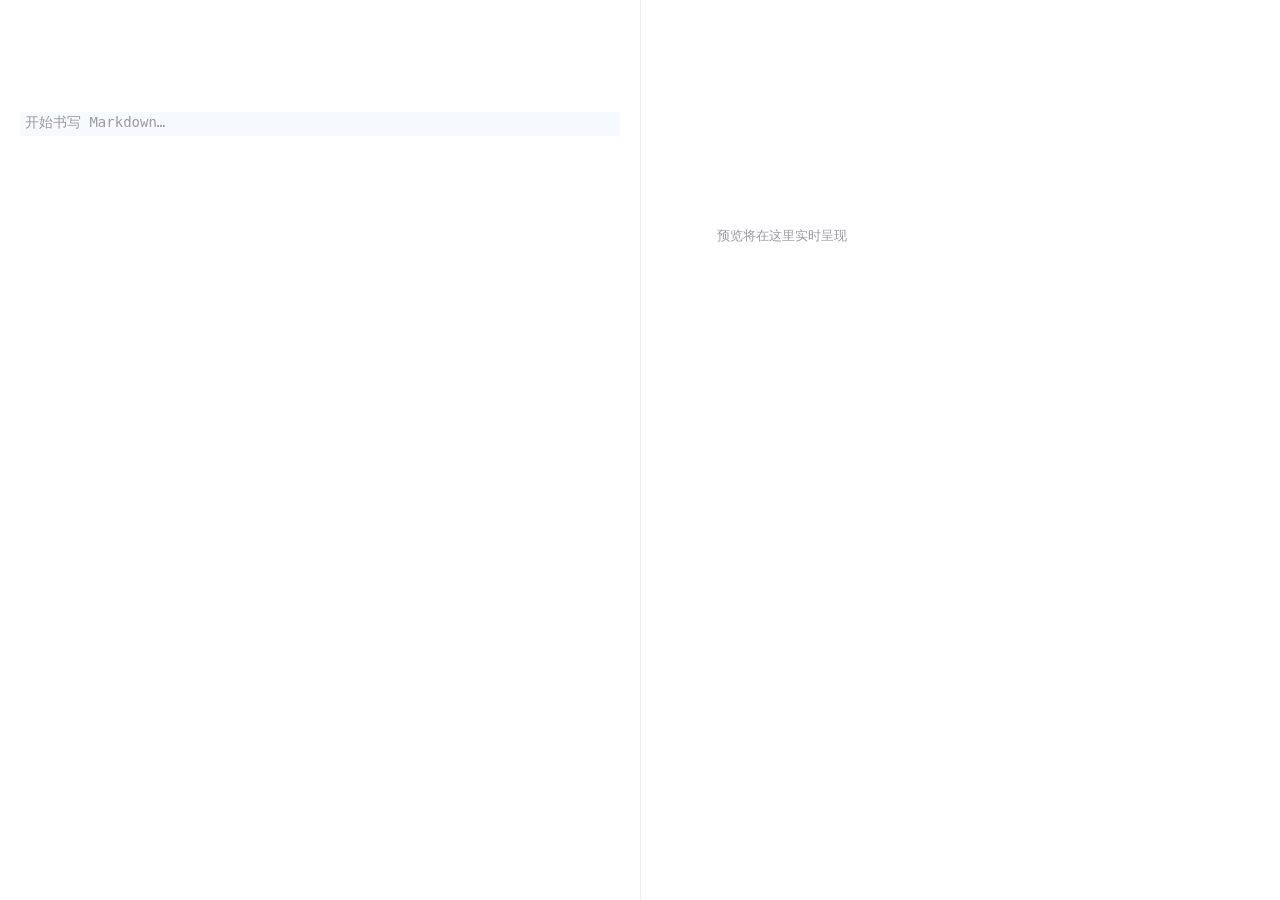
<file: Sources/iMarkDown/Resources/Web/index.html>
<!doctype html>
<html lang="zh-CN" data-appearance="light" data-preview="github">
<head>
  <meta charset="utf-8">
  <meta name="viewport" content="width=device-width, initial-scale=1">
  <meta name="color-scheme" content="light dark">
  <meta http-equiv="Content-Security-Policy" content="default-src 'none'; script-src 'self'; style-src 'self' 'unsafe-inline'; img-src imarkdown: https: http: data:; font-src 'self'; base-uri 'none'; form-action 'none'; object-src 'none'; frame-src 'none'; connect-src 'none'">
  <title>iMarkDown Editor</title>
  <!-- 外观由 app.js 与原生配置设置；不允许 Markdown 执行内联脚本。 -->

  <link rel="stylesheet" href="vendor/codemirror/codemirror.min.css">
  <link rel="stylesheet" href="vendor/codemirror/addon/simplescrollbars.min.css">
  <link rel="stylesheet" href="vendor/github-markdown/github-markdown.css">
  <link rel="stylesheet" href="vendor/highlight/github.min.css" id="hljs-light">
  <link rel="stylesheet" href="vendor/highlight/github-dark.min.css" id="hljs-dark" disabled>
  <link rel="stylesheet" href="css/preview.css">
  <link rel="stylesheet" href="css/editor.css">
</head>
<body>
  <div id="workspace" class="mode-split">
    <section class="pane pane-source">
      <div class="editor-host">
        <textarea id="source" aria-label="Markdown 源码"></textarea>
        <div id="source-placeholder" aria-hidden="true">开始书写 Markdown…</div>
      </div>
    </section>

    <div class="split-divider" aria-hidden="true"></div>

    <section class="pane pane-preview">
      <div class="preview-scroll" id="preview-scroll">
        <article id="preview" class="markdown-body"></article>
      </div>
    </section>
  </div>

  <!-- 与滚动正文在同一个 WebKit 合成树内；不属于文档或导出内容。 -->
  <div id="chrome-backdrop" aria-hidden="true" hidden></div>

  <div id="find-bar" class="find-bar" hidden>
    <div class="find-row">
      <input id="find-input" aria-label="查找文本" type="text" placeholder="查找" autocomplete="off" spellcheck="false">
      <span id="find-count" class="find-count">0/0</span>
      <button type="button" data-find="case" title="区分大小写">Aa</button>
      <button type="button" data-find="regex" title="正则表达式">.*</button>
      <button type="button" data-find="prev" title="上一个 (⇧⌘G)">↑</button>
      <button type="button" data-find="next" title="下一个 (⌘G)">↓</button>
      <button type="button" data-find="close" title="关闭 (Esc)">✕</button>
    </div>
    <div class="find-row">
      <input id="replace-input" aria-label="替换文本" type="text" placeholder="替换为" autocomplete="off" spellcheck="false">
      <button type="button" data-find="replace">替换</button>
      <button type="button" data-find="replace-all">全部替换</button>
    </div>
  </div>

  <script src="vendor/codemirror/codemirror.min.js"></script>
  <script src="vendor/codemirror/mode/xml.min.js"></script>
  <script src="vendor/codemirror/mode/javascript.min.js"></script>
  <script src="vendor/codemirror/mode/css.min.js"></script>
  <script src="vendor/codemirror/mode/yaml.min.js"></script>
  <script src="vendor/codemirror/mode/clike.min.js"></script>
  <script src="vendor/codemirror/mode/markdown.min.js"></script>
  <script src="vendor/codemirror/addon/closebrackets.min.js"></script>
  <script src="vendor/codemirror/addon/matchbrackets.min.js"></script>
  <script src="vendor/codemirror/addon/active-line.min.js"></script>
  <script src="vendor/marked.min.js"></script>
  <script src="vendor/purify.min.js"></script>
  <script src="vendor/highlight/highlight.min.js"></script>
  <script src="js/app.js"></script>
</body>
</html>
</file>
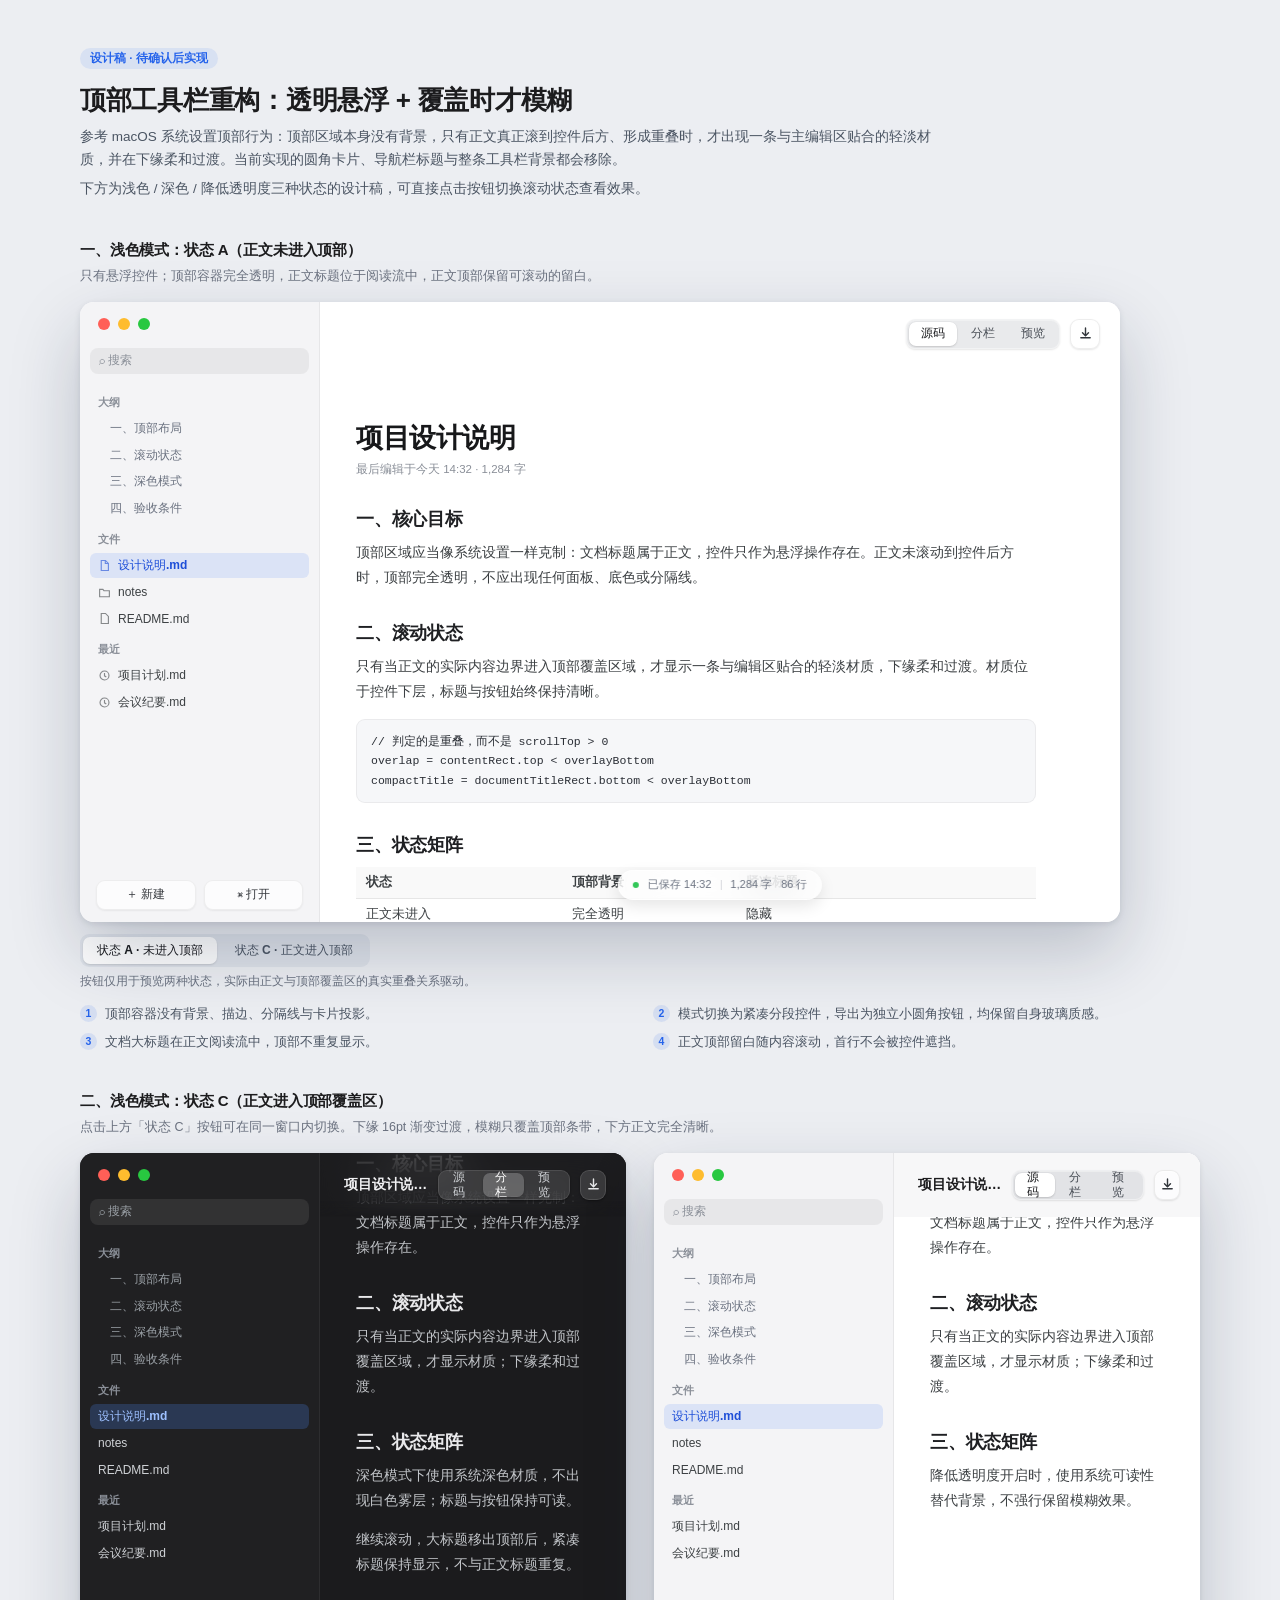
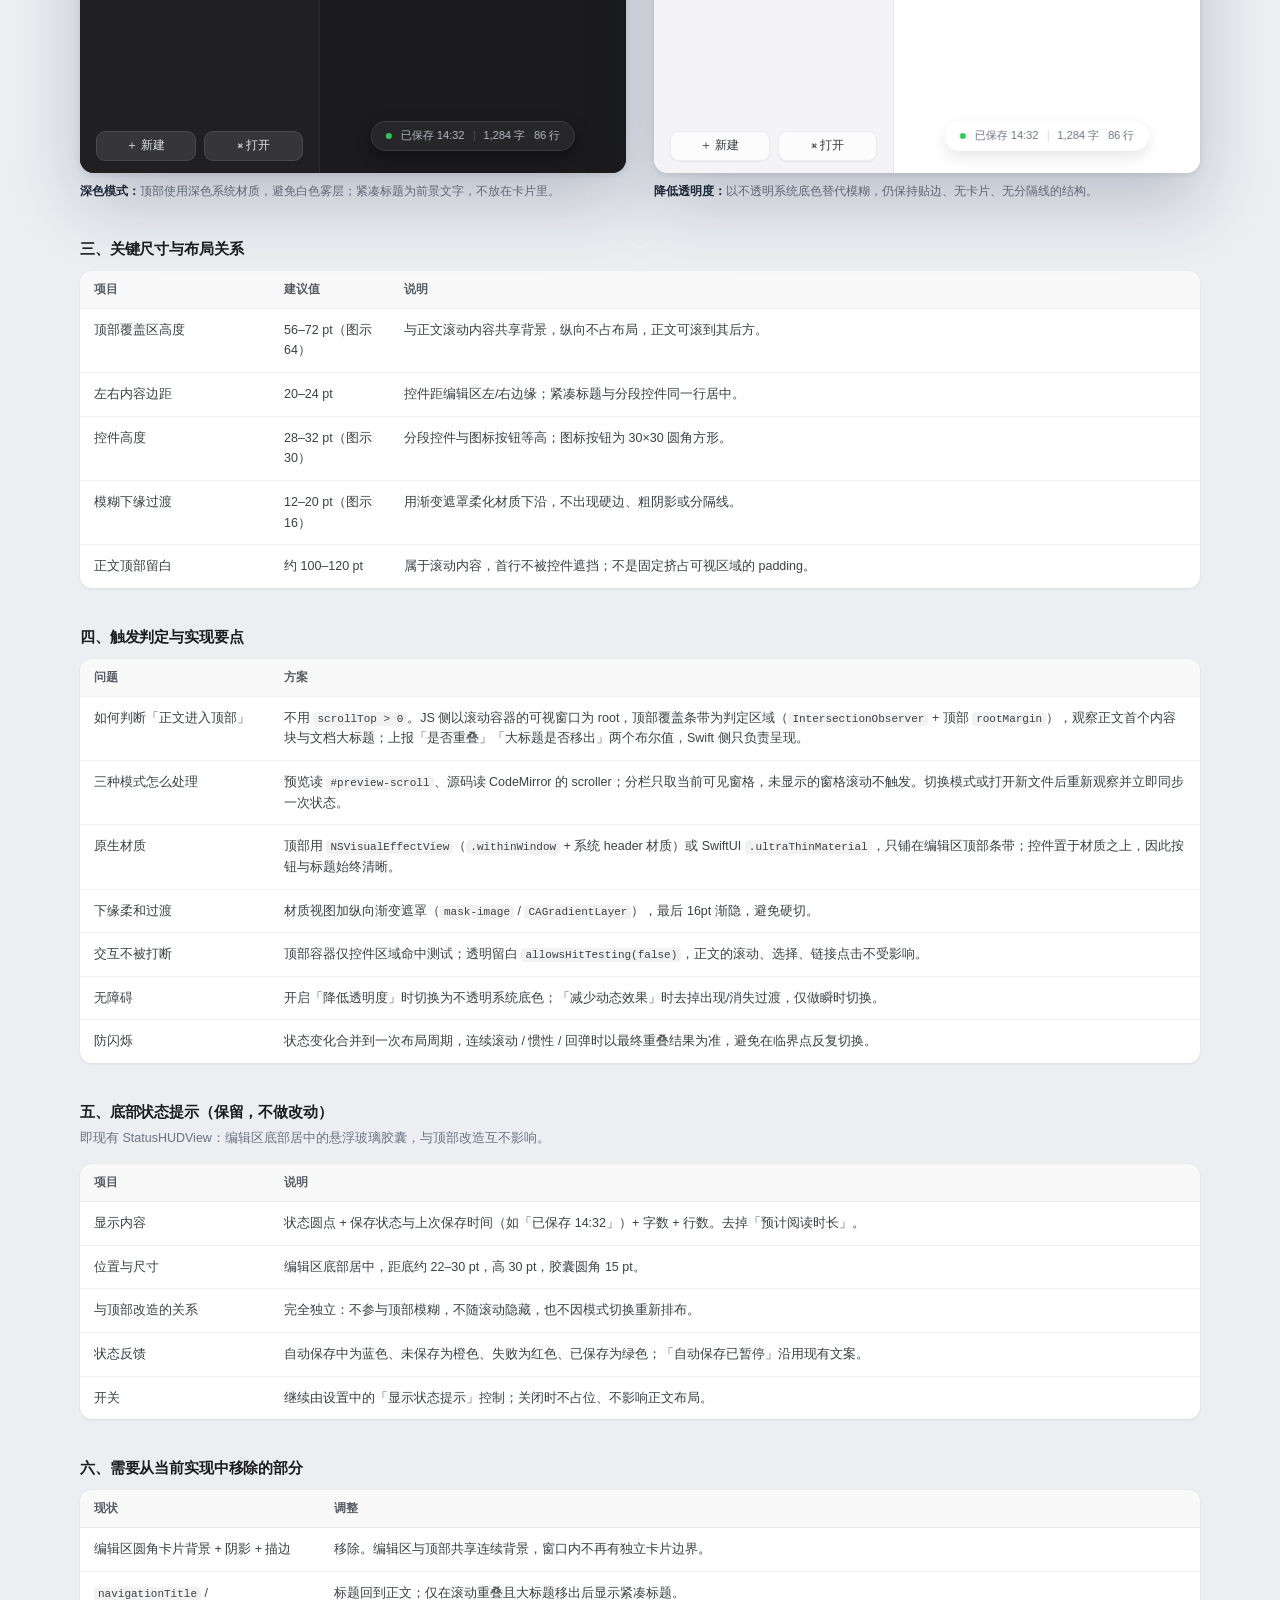
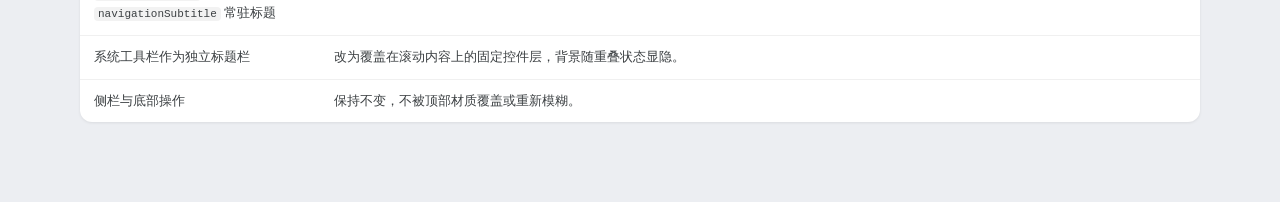
<file: design/topbar-redesign.html>
<!DOCTYPE html>
<html lang="zh-CN">
<head>
<meta charset="UTF-8" />
<meta name="viewport" content="width=device-width, initial-scale=1" />
<title>iMarkDown 顶部工具栏重构 · 设计稿</title>
<style>
  :root {
    --page-bg: #eceef2;
    --page-fg: #1c1c1e;
    --muted: #6b7280;
    --line: rgba(0, 0, 0, 0.08);
    --accent: #2f6bf2;
    --mono: ui-monospace, "SF Mono", Menlo, monospace;
  }
  * { box-sizing: border-box; }
  html, body { margin: 0; padding: 0; }
  body {
    background: var(--page-bg);
    color: var(--page-fg);
    font-family: -apple-system, BlinkMacSystemFont, "SF Pro Text", "PingFang SC", "Helvetica Neue", Arial, sans-serif;
    -webkit-font-smoothing: antialiased;
    padding: 48px 40px 80px;
  }
  .doc { max-width: 1120px; margin: 0 auto; }
  .doc-head h1 { font-size: 26px; font-weight: 700; letter-spacing: -0.01em; margin: 0 0 8px; }
  .doc-head p { margin: 0 0 6px; font-size: 13.5px; line-height: 1.7; color: #4b5563; max-width: 860px; }
  .doc-head .tag {
    display: inline-flex; align-items: center; gap: 6px;
    font-size: 11.5px; font-weight: 600; color: #2563eb;
    background: rgba(47, 107, 242, 0.10); border-radius: 999px;
    padding: 3px 10px; margin-bottom: 14px;
  }
  .section-title { font-size: 15px; font-weight: 650; margin: 40px 0 12px; letter-spacing: -0.01em; }
  .section-sub { font-size: 12.5px; color: var(--muted); margin: -6px 0 16px; line-height: 1.6; }

  /* ---------- 模拟窗口 ---------- */
  .mock {
    position: relative;
    width: 1040px; max-width: 100%;
    height: 620px;
    border-radius: 14px;
    overflow: hidden;
    background: #fff;
    box-shadow: 0 30px 70px rgba(20, 30, 60, 0.22), 0 2px 6px rgba(20, 30, 60, 0.10);
    isolation: isolate;
  }
  .mock.dark { background: #1b1b1d; }
  .mock.solid-top .topbar::before { backdrop-filter: none !important; -webkit-backdrop-filter: none !important; background: #f7f7f8 !important; opacity: 1; mask-image: none; -webkit-mask-image: none; }
  .mock.solid-top.dark .topbar::before { background: #212124 !important; }

  .window-grid { display: grid; grid-template-columns: 240px 1fr; height: 100%; }

  /* 侧栏 */
  .sidebar {
    position: relative;
    background: rgba(243, 244, 246, 0.92);
    border-right: 1px solid rgba(0, 0, 0, 0.06);
    padding: 46px 10px 12px;
    display: flex; flex-direction: column; gap: 2px;
    font-size: 12px;
  }
  .dark .sidebar { background: rgba(32, 32, 35, 0.94); border-right-color: rgba(255, 255, 255, 0.06); }
  .traffic { position: absolute; top: 16px; left: 18px; display: flex; gap: 8px; z-index: 20; }
  .traffic i { width: 12px; height: 12px; border-radius: 50%; display: block; }
  .traffic i:nth-child(1) { background: #ff5f57; }
  .traffic i:nth-child(2) { background: #febc2e; }
  .traffic i:nth-child(3) { background: #28c840; }
  .sb-search {
    height: 26px; border-radius: 8px; background: rgba(0, 0, 0, 0.055);
    display: flex; align-items: center; padding: 0 9px; gap: 6px;
    color: #8a8f98; font-size: 11.5px; margin-bottom: 10px;
  }
  .dark .sb-search { background: rgba(255, 255, 255, 0.08); color: #9aa0a6; }
  .sb-group { font-size: 10.5px; font-weight: 600; color: #8a8f98; padding: 10px 8px 4px; letter-spacing: 0.02em; }
  .sb-row {
    display: flex; align-items: center; gap: 7px;
    padding: 4px 8px; border-radius: 6px; color: #3c4043; line-height: 1.4;
    white-space: nowrap; overflow: hidden; text-overflow: ellipsis;
  }
  .dark .sb-row { color: #cfd2d6; }
  .sb-row .dot { width: 13px; height: 13px; opacity: 0.6; flex: 0 0 auto; }
  .sb-row.active { background: rgba(47, 107, 242, 0.13); color: #1d4ed8; font-weight: 550; }
  .dark .sb-row.active { background: rgba(80, 140, 255, 0.22); color: #9dc0ff; }
  .sb-row.sub { padding-left: 20px; color: #6b7280; }
  .dark .sb-row.sub { color: #9aa0a6; }
  .sb-bottom { margin-top: auto; display: flex; gap: 8px; padding: 8px 6px 0; }
  .sb-bottom .glass-btn {
    flex: 1; height: 30px; border-radius: 9px; display: flex; align-items: center; justify-content: center; gap: 5px;
    font-size: 11.5px; font-weight: 550; color: #35383d;
    background: rgba(255, 255, 255, 0.72);
    border: 1px solid rgba(0, 0, 0, 0.06);
    box-shadow: 0 1px 2px rgba(0, 0, 0, 0.06);
  }
  .dark .sb-bottom .glass-btn { background: rgba(255, 255, 255, 0.10); border-color: rgba(255, 255, 255, 0.10); color: #e3e4e6; }

  /* 编辑区（正文与顶部共享同一背景） */
  .editor { position: relative; background: #fff; overflow: hidden; }
  .dark .editor { background: #1b1b1d; }
  .scroll-area {
    position: absolute; inset: 0;
    padding: 0 36px;
    transition: transform 0.28s cubic-bezier(0.32, 0.72, 0, 1);
  }
  .content { padding-top: 118px; padding-bottom: 60px; max-width: 680px; }
  .mock.scrolled .scroll-area { transform: translateY(-206px); }
  .content h1 { font-size: 27px; font-weight: 700; letter-spacing: -0.015em; margin: 0 0 6px; color: #17181a; }
  .dark .content h1 { color: #f2f2f4; }
  .content .meta { font-size: 11.5px; color: #8a8f98; margin-bottom: 26px; }
  .content h2 { font-size: 18px; font-weight: 650; margin: 30px 0 10px; color: #1f2023; letter-spacing: -0.01em; }
  .dark .content h2 { color: #e8e8ea; }
  .content p { font-size: 13.5px; line-height: 1.85; color: #3c4043; margin: 0 0 14px; }
  .dark .content p { color: #c2c5c9; }
  .content ul { margin: 0 0 14px; padding-left: 20px; font-size: 13.5px; line-height: 1.85; color: #3c4043; }
  .dark .content ul { color: #c2c5c9; }
  .content li { margin-bottom: 4px; }
  .content code.inline { font-family: var(--mono); font-size: 11.5px; background: rgba(0, 0, 0, 0.05); border-radius: 4px; padding: 1px 5px; }
  .dark .content code.inline { background: rgba(255, 255, 255, 0.10); }
  .content pre {
    font-family: var(--mono); font-size: 11.5px; line-height: 1.7;
    background: #f6f7f9; color: #2b2f36; border-radius: 9px;
    padding: 12px 14px; margin: 0 0 18px; overflow: hidden;
    border: 1px solid rgba(0, 0, 0, 0.05);
  }
  .dark .content pre { background: #232326; color: #d5d8dc; border-color: rgba(255, 255, 255, 0.06); }
  .content table { width: 100%; border-collapse: collapse; font-size: 12.5px; margin-bottom: 18px; }
  .content th, .content td { text-align: left; padding: 7px 10px; border-bottom: 1px solid rgba(0, 0, 0, 0.08); color: #3c4043; }
  .dark .content th, .dark .content td { border-bottom-color: rgba(255, 255, 255, 0.08); color: #c2c5c9; }
  .content th { font-weight: 600; background: rgba(0, 0, 0, 0.025); }
  .dark .content th { background: rgba(255, 255, 255, 0.04); }

  /* 顶部覆盖层：默认完全透明 */
  .topbar {
    position: absolute; top: 0; left: 0; right: 0;
    height: 64px; z-index: 10;
    display: flex; align-items: center; justify-content: space-between;
    padding: 0 20px 0 24px;
    background: transparent;
    pointer-events: none;
  }
  .topbar::before {
    content: "";
    position: absolute; top: 0; left: 0; right: 0; height: 64px;
    background: rgba(255, 255, 255, 0.58);
    -webkit-backdrop-filter: blur(22px) saturate(180%);
    backdrop-filter: blur(22px) saturate(180%);
    -webkit-mask-image: linear-gradient(to bottom, #000 0, #000 calc(100% - 16px), transparent 100%);
    mask-image: linear-gradient(to bottom, #000 0, #000 calc(100% - 16px), transparent 100%);
    z-index: -1;
    opacity: 0;
    transition: opacity 0.22s ease;
  }
  .dark .topbar::before { background: rgba(28, 28, 30, 0.62); }
  .mock.scrolled .topbar::before { opacity: 1; }

  .compact-title {
    font-size: 14px; font-weight: 600; color: #1c1c1e; letter-spacing: -0.01em;
    opacity: 0; transform: translateY(2px); transition: opacity 0.22s ease, transform 0.22s ease;
    white-space: nowrap; overflow: hidden; text-overflow: ellipsis; max-width: 340px;
    pointer-events: none;
  }
  .dark .compact-title { color: #f0f0f2; }
  .mock.scrolled .compact-title { opacity: 1; transform: none; }

  .controls { display: flex; align-items: center; gap: 10px; pointer-events: auto; }
  .segmented {
    display: flex; align-items: center; gap: 2px; padding: 2px;
    height: 30px; border-radius: 9px;
    background: rgba(120, 125, 135, 0.16);
    border: 1px solid rgba(255, 255, 255, 0.42);
    box-shadow: 0 1px 2px rgba(0, 0, 0, 0.10), inset 0 1px 0 rgba(255, 255, 255, 0.35);
  }
  .dark .segmented { background: rgba(255, 255, 255, 0.12); border-color: rgba(255, 255, 255, 0.10); box-shadow: 0 1px 2px rgba(0, 0, 0, 0.4); }
  .segmented span {
    font-size: 11.5px; font-weight: 550; color: #4a4f57;
    padding: 0 12px; height: 24px; display: flex; align-items: center; border-radius: 7px;
  }
  .dark .segmented span { color: #cfd2d6; }
  .segmented span.on {
    background: #fff; color: #1b1c1f;
    box-shadow: 0 1px 2px rgba(0, 0, 0, 0.14), 0 0 0 0.5px rgba(0, 0, 0, 0.04);
  }
  .dark .segmented span.on { background: rgba(255, 255, 255, 0.22); color: #fff; }
  .icon-btn {
    width: 30px; height: 30px; border-radius: 9px;
    display: flex; align-items: center; justify-content: center;
    background: rgba(255, 255, 255, 0.66);
    border: 1px solid rgba(0, 0, 0, 0.07);
    box-shadow: 0 1px 2px rgba(0, 0, 0, 0.10), inset 0 1px 0 rgba(255, 255, 255, 0.5);
    color: #33373c;
  }
  .dark .icon-btn { background: rgba(255, 255, 255, 0.13); border-color: rgba(255, 255, 255, 0.12); color: #e6e7e9; box-shadow: 0 1px 2px rgba(0, 0, 0, 0.4); }
  .icon-btn svg { width: 15px; height: 15px; }

  /* 底部状态提示：保留项，悬浮玻璃胶囊 */
  .status-hud {
    position: absolute; left: 50%; bottom: 22px; transform: translateX(-50%);
    height: 30px; z-index: 9;
    display: flex; align-items: center; gap: 9px;
    padding: 0 14px; border-radius: 15px;
    font-size: 11px; font-weight: 500; color: #6b7280;
    background: rgba(255, 255, 255, 0.74);
    -webkit-backdrop-filter: blur(18px) saturate(160%);
    backdrop-filter: blur(18px) saturate(160%);
    border: 1px solid rgba(255, 255, 255, 0.65);
    box-shadow: 0 6px 16px rgba(0, 0, 0, 0.10);
    white-space: nowrap;
  }
  .dark .status-hud {
    color: #b9bdc4;
    background: rgba(44, 44, 47, 0.74);
    border-color: rgba(255, 255, 255, 0.10);
    box-shadow: 0 6px 16px rgba(0, 0, 0, 0.45);
  }
  .status-hud .sdot { width: 6px; height: 6px; border-radius: 50%; background: #34c759; }
  .status-hud .ssep { width: 1px; height: 10px; background: currentColor; opacity: 0.25; }

  /* 标注 */
  .badge {
    position: absolute; z-index: 30;
    width: 19px; height: 19px; border-radius: 50%;
    background: #2f6bf2; color: #fff; font-size: 11px; font-weight: 700;
    display: flex; align-items: center; justify-content: center;
    box-shadow: 0 2px 6px rgba(47, 107, 242, 0.4);
  }
  .notes { margin: 14px 0 0; padding: 0; list-style: none; display: grid; grid-template-columns: repeat(2, minmax(0, 1fr)); gap: 8px 26px; }
  .notes li { display: flex; gap: 8px; font-size: 12.5px; line-height: 1.6; color: #4b5563; }
  .notes b { flex: 0 0 auto; width: 17px; height: 17px; border-radius: 50%; background: rgba(47, 107, 242, 0.12); color: #2563eb; font-size: 10.5px; display: inline-flex; align-items: center; justify-content: center; margin-top: 1px; }
  .mock-row { display: flex; gap: 28px; align-items: flex-start; flex-wrap: wrap; }
  .mock-col { flex: 1 1 480px; min-width: 0; }
  .caption { font-size: 12px; color: var(--muted); margin: 10px 0 0; }
  .caption strong { color: #1f2937; }
  .dark .caption strong { color: #e5e7eb; }

  /* 规格 */
  .spec { width: 100%; border-collapse: collapse; font-size: 12.5px; background: #fff; border-radius: 12px; overflow: hidden; box-shadow: 0 1px 3px rgba(0,0,0,.08); }
  .spec th, .spec td { text-align: left; padding: 11px 14px; border-bottom: 1px solid rgba(0,0,0,.06); vertical-align: top; }
  .spec th { font-weight: 600; background: rgba(0,0,0,.025); font-size: 11.5px; color: #555b63; }
  .spec td { color: #3c4043; line-height: 1.65; }
  .spec tr:last-child td { border-bottom: none; }
  .spec code { font-family: var(--mono); font-size: 11px; background: rgba(0,0,0,.05); padding: 1px 4px; border-radius: 4px; }

  .state-switch { display: inline-flex; gap: 4px; margin-top: 12px; padding: 3px; background: #dfe3ea; border-radius: 9px; }
  .state-switch button {
    border: 0; background: transparent; font-size: 12px; font-weight: 550; color: #4b5563;
    padding: 5px 14px; border-radius: 7px; cursor: pointer; font-family: inherit;
  }
  .state-switch button.on { background: #fff; color: #1b1c1f; box-shadow: 0 1px 2px rgba(0,0,0,.12); }
  .hint { font-size: 12px; color: var(--muted); margin-top: 6px; }
</style>
</head>
<body>
<div class="doc">
  <div class="doc-head">
    <div class="tag">设计稿 · 待确认后实现</div>
    <h1>顶部工具栏重构：透明悬浮 + 覆盖时才模糊</h1>
    <p>参考 macOS 系统设置顶部行为：顶部区域本身没有背景，只有正文真正滚到控件后方、形成重叠时，才出现一条与主编辑区贴合的轻淡材质，并在下缘柔和过渡。当前实现的圆角卡片、导航栏标题与整条工具栏背景都会移除。</p>
    <p>下方为浅色 / 深色 / 降低透明度三种状态的设计稿，可直接点击按钮切换滚动状态查看效果。</p>
  </div>

  <h2 class="section-title">一、浅色模式：状态 A（正文未进入顶部）</h2>
  <p class="section-sub">只有悬浮控件；顶部容器完全透明，正文标题位于阅读流中，正文顶部保留可滚动的留白。</p>

  <div class="mock" id="mockLight">
    <div class="window-grid">
      <div class="sidebar">
        <div class="traffic"><i></i><i></i><i></i></div>
        <div class="sb-search">⌕ 搜索</div>
        <div class="sb-group">大纲</div>
        <div class="sb-row sub">一、顶部布局</div>
        <div class="sb-row sub">二、滚动状态</div>
        <div class="sb-row sub">三、深色模式</div>
        <div class="sb-row sub">四、验收条件</div>
        <div class="sb-group">文件</div>
        <div class="sb-row active"><svg class="dot" viewBox="0 0 16 16" fill="none" stroke="currentColor" stroke-width="1.4"><path d="M4 1.8h5.2L12.8 5.4v8.8H4z"/><path d="M9 1.8v3.8h3.8"/></svg>设计说明.md</div>
        <div class="sb-row"><svg class="dot" viewBox="0 0 16 16" fill="none" stroke="currentColor" stroke-width="1.4"><path d="M2 4.2h4l1.3 1.6H14v7.4H2z"/></svg>notes</div>
        <div class="sb-row"><svg class="dot" viewBox="0 0 16 16" fill="none" stroke="currentColor" stroke-width="1.4"><path d="M4 1.8h5.2L12.8 5.4v8.8H4z"/></svg>README.md</div>
        <div class="sb-group">最近</div>
        <div class="sb-row"><svg class="dot" viewBox="0 0 16 16" fill="none" stroke="currentColor" stroke-width="1.4"><circle cx="8" cy="8" r="5.5"/><path d="M8 5v3.4l2.2 1.4"/></svg>项目计划.md</div>
        <div class="sb-row"><svg class="dot" viewBox="0 0 16 16" fill="none" stroke="currentColor" stroke-width="1.4"><circle cx="8" cy="8" r="5.5"/><path d="M8 5v3.4l2.2 1.4"/></svg>会议纪要.md</div>
        <div class="sb-bottom">
          <div class="glass-btn">＋ 新建</div>
          <div class="glass-btn">⌘ 打开</div>
        </div>
      </div>

      <div class="editor">
        <div class="scroll-area">
          <div class="content">
            <h1>项目设计说明</h1>
            <div class="meta">最后编辑于今天 14:32 · 1,284 字</div>
            <h2>一、核心目标</h2>
            <p>顶部区域应当像系统设置一样克制：文档标题属于正文，控件只作为悬浮操作存在。正文未滚动到控件后方时，顶部完全透明，不应出现任何面板、底色或分隔线。</p>
            <h2>二、滚动状态</h2>
            <p>只有当正文的实际内容边界进入顶部覆盖区域，才显示一条与编辑区贴合的轻淡材质，下缘柔和过渡。材质位于控件下层，标题与按钮始终保持清晰。</p>
            <pre>// 判定的是重叠，而不是 scrollTop &gt; 0
overlap = contentRect.top &lt; overlayBottom
compactTitle = documentTitleRect.bottom &lt; overlayBottom</pre>
            <h2>三、状态矩阵</h2>
            <table>
              <tr><th>状态</th><th>顶部背景</th><th>紧凑标题</th></tr>
              <tr><td>正文未进入</td><td>完全透明</td><td>隐藏</td></tr>
              <tr><td>正文进入</td><td>材质模糊</td><td>大标题移出后出现</td></tr>
              <tr><td>滚回顶部</td><td>恢复透明</td><td>按可见状态退出</td></tr>
            </table>
            <p>继续滚动可以看到状态 C 的完整表现。</p>
          </div>
        </div>

        <div class="topbar">
          <div class="compact-title">项目设计说明.md</div>
          <div class="controls">
            <div class="segmented"><span class="on">源码</span><span>分栏</span><span>预览</span></div>
            <div class="icon-btn"><svg viewBox="0 0 16 16" fill="none" stroke="currentColor" stroke-width="1.5" stroke-linecap="round" stroke-linejoin="round"><path d="M8 2.2v8"/><path d="M4.8 7.2 8 10.4l3.2-3.2"/><path d="M3 12.6h10"/></svg></div>
          </div>
        </div>
      </div>
    </div>
  </div>

  <div class="state-switch" id="switcher">
    <button data-state="top" class="on">状态 A · 未进入顶部</button>
    <button data-state="scroll">状态 C · 正文进入顶部</button>
  </div>
  <p class="hint">按钮仅用于预览两种状态，实际由正文与顶部覆盖区的真实重叠关系驱动。</p>

  <ul class="notes">
    <li><b>1</b>顶部容器没有背景、描边、分隔线与卡片投影。</li>
    <li><b>2</b>模式切换为紧凑分段控件，导出为独立小圆角按钮，均保留自身玻璃质感。</li>
    <li><b>3</b>文档大标题在正文阅读流中，顶部不重复显示。</li>
    <li><b>4</b>正文顶部留白随内容滚动，首行不会被控件遮挡。</li>
  </ul>

  <h2 class="section-title">二、浅色模式：状态 C（正文进入顶部覆盖区）</h2>
  <p class="section-sub">点击上方「状态 C」按钮可在同一窗口内切换。下缘 16pt 渐变过渡，模糊只覆盖顶部条带，下方正文完全清晰。</p>

  <div class="mock-row">
    <div class="mock-col">
      <div class="mock dark" id="mockDark">
        <div class="window-grid">
          <div class="sidebar">
            <div class="traffic"><i></i><i></i><i></i></div>
            <div class="sb-search">⌕ 搜索</div>
            <div class="sb-group">大纲</div>
            <div class="sb-row sub">一、顶部布局</div>
            <div class="sb-row sub">二、滚动状态</div>
            <div class="sb-row sub">三、深色模式</div>
            <div class="sb-row sub">四、验收条件</div>
            <div class="sb-group">文件</div>
            <div class="sb-row active">设计说明.md</div>
            <div class="sb-row">notes</div>
            <div class="sb-row">README.md</div>
            <div class="sb-group">最近</div>
            <div class="sb-row">项目计划.md</div>
            <div class="sb-row">会议纪要.md</div>
            <div class="sb-bottom"><div class="glass-btn">＋ 新建</div><div class="glass-btn">⌘ 打开</div></div>
          </div>
          <div class="editor">
            <div class="scroll-area">
              <div class="content">
                <h1>项目设计说明</h1>
                <div class="meta">最后编辑于今天 14:32 · 1,284 字</div>
                <h2>一、核心目标</h2>
                <p>顶部区域应当像系统设置一样克制：文档标题属于正文，控件只作为悬浮操作存在。</p>
                <h2>二、滚动状态</h2>
                <p>只有当正文的实际内容边界进入顶部覆盖区域，才显示材质；下缘柔和过渡。</p>
                <h2>三、状态矩阵</h2>
                <p>深色模式下使用系统深色材质，不出现白色雾层；标题与按钮保持可读。</p>
                <p>继续滚动，大标题移出顶部后，紧凑标题保持显示，不与正文标题重复。</p>
              </div>
            </div>
            <div class="topbar">
              <div class="compact-title">项目设计说明.md</div>
              <div class="controls">
                <div class="segmented"><span>源码</span><span class="on">分栏</span><span>预览</span></div>
                <div class="icon-btn"><svg viewBox="0 0 16 16" fill="none" stroke="currentColor" stroke-width="1.5" stroke-linecap="round" stroke-linejoin="round"><path d="M8 2.2v8"/><path d="M4.8 7.2 8 10.4l3.2-3.2"/><path d="M3 12.6h10"/></svg></div>
              </div>
            </div>
          </div>
        </div>
      </div>
      <p class="caption"><strong>深色模式：</strong>顶部使用深色系统材质，避免白色雾层；紧凑标题为前景文字，不放在卡片里。</p>
    </div>

    <div class="mock-col">
      <div class="mock solid-top scrolled">
        <div class="window-grid">
          <div class="sidebar">
            <div class="traffic"><i></i><i></i><i></i></div>
            <div class="sb-search">⌕ 搜索</div>
            <div class="sb-group">大纲</div>
            <div class="sb-row sub">一、顶部布局</div>
            <div class="sb-row sub">二、滚动状态</div>
            <div class="sb-row sub">三、深色模式</div>
            <div class="sb-row sub">四、验收条件</div>
            <div class="sb-group">文件</div>
            <div class="sb-row active">设计说明.md</div>
            <div class="sb-row">notes</div>
            <div class="sb-row">README.md</div>
            <div class="sb-group">最近</div>
            <div class="sb-row">项目计划.md</div>
            <div class="sb-row">会议纪要.md</div>
            <div class="sb-bottom"><div class="glass-btn">＋ 新建</div><div class="glass-btn">⌘ 打开</div></div>
          </div>
          <div class="editor">
            <div class="scroll-area">
              <div class="content">
                <h1>项目设计说明</h1>
                <div class="meta">最后编辑于今天 14:32 · 1,284 字</div>
                <h2>一、核心目标</h2>
                <p>顶部区域应当像系统设置一样克制：文档标题属于正文，控件只作为悬浮操作存在。</p>
                <h2>二、滚动状态</h2>
                <p>只有当正文的实际内容边界进入顶部覆盖区域，才显示材质；下缘柔和过渡。</p>
                <h2>三、状态矩阵</h2>
                <p>降低透明度开启时，使用系统可读性替代背景，不强行保留模糊效果。</p>
              </div>
            </div>
            <div class="topbar">
              <div class="compact-title">项目设计说明.md</div>
              <div class="controls">
                <div class="segmented"><span class="on">源码</span><span>分栏</span><span>预览</span></div>
                <div class="icon-btn"><svg viewBox="0 0 16 16" fill="none" stroke="currentColor" stroke-width="1.5" stroke-linecap="round" stroke-linejoin="round"><path d="M8 2.2v8"/><path d="M4.8 7.2 8 10.4l3.2-3.2"/><path d="M3 12.6h10"/></svg></div>
              </div>
            </div>
          </div>
        </div>
      </div>
      <p class="caption"><strong>降低透明度：</strong>以不透明系统底色替代模糊，仍保持贴边、无卡片、无分隔线的结构。</p>
    </div>
  </div>

  <h2 class="section-title">三、关键尺寸与布局关系</h2>
  <table class="spec">
    <tr><th style="width: 190px">项目</th><th style="width: 120px">建议值</th><th>说明</th></tr>
    <tr><td>顶部覆盖区高度</td><td>56–72 pt（图示 64）</td><td>与正文滚动内容共享背景，纵向不占布局，正文可滚到其后方。</td></tr>
    <tr><td>左右内容边距</td><td>20–24 pt</td><td>控件距编辑区左/右边缘；紧凑标题与分段控件同一行居中。</td></tr>
    <tr><td>控件高度</td><td>28–32 pt（图示 30）</td><td>分段控件与图标按钮等高；图标按钮为 30×30 圆角方形。</td></tr>
    <tr><td>模糊下缘过渡</td><td>12–20 pt（图示 16）</td><td>用渐变遮罩柔化材质下沿，不出现硬边、粗阴影或分隔线。</td></tr>
    <tr><td>正文顶部留白</td><td>约 100–120 pt</td><td>属于滚动内容，首行不被控件遮挡；不是固定挤占可视区域的 padding。</td></tr>
  </table>

  <h2 class="section-title">四、触发判定与实现要点</h2>
  <table class="spec">
    <tr><th style="width: 190px">问题</th><th>方案</th></tr>
    <tr><td>如何判断「正文进入顶部」</td><td>不用 <code>scrollTop &gt; 0</code>。JS 侧以滚动容器的可视窗口为 root，顶部覆盖条带为判定区域（<code>IntersectionObserver</code> + 顶部 <code>rootMargin</code>），观察正文首个内容块与文档大标题；上报「是否重叠」「大标题是否移出」两个布尔值，Swift 侧只负责呈现。</td></tr>
    <tr><td>三种模式怎么处理</td><td>预览读 <code>#preview-scroll</code>、源码读 CodeMirror 的 scroller；分栏只取当前可见窗格，未显示的窗格滚动不触发。切换模式或打开新文件后重新观察并立即同步一次状态。</td></tr>
    <tr><td>原生材质</td><td>顶部用 <code>NSVisualEffectView</code>（<code>.withinWindow</code> + 系统 header 材质）或 SwiftUI <code>.ultraThinMaterial</code>，只铺在编辑区顶部条带；控件置于材质之上，因此按钮与标题始终清晰。</td></tr>
    <tr><td>下缘柔和过渡</td><td>材质视图加纵向渐变遮罩（<code>mask-image</code> / <code>CAGradientLayer</code>），最后 16pt 渐隐，避免硬切。</td></tr>
    <tr><td>交互不被打断</td><td>顶部容器仅控件区域命中测试；透明留白 <code>allowsHitTesting(false)</code>，正文的滚动、选择、链接点击不受影响。</td></tr>
    <tr><td>无障碍</td><td>开启「降低透明度」时切换为不透明系统底色；「减少动态效果」时去掉出现/消失过渡，仅做瞬时切换。</td></tr>
    <tr><td>防闪烁</td><td>状态变化合并到一次布局周期，连续滚动 / 惯性 / 回弹时以最终重叠结果为准，避免在临界点反复切换。</td></tr>
  </table>

  <h2 class="section-title">五、底部状态提示（保留，不做改动）</h2>
  <p class="section-sub">即现有 StatusHUDView：编辑区底部居中的悬浮玻璃胶囊，与顶部改造互不影响。</p>
  <table class="spec">
    <tr><th style="width: 190px">项目</th><th>说明</th></tr>
    <tr><td>显示内容</td><td>状态圆点 + 保存状态与上次保存时间（如「已保存 14:32」）+ 字数 + 行数。去掉「预计阅读时长」。</td></tr>
    <tr><td>位置与尺寸</td><td>编辑区底部居中，距底约 22–30 pt，高 30 pt，胶囊圆角 15 pt。</td></tr>
    <tr><td>与顶部改造的关系</td><td>完全独立：不参与顶部模糊，不随滚动隐藏，也不因模式切换重新排布。</td></tr>
    <tr><td>状态反馈</td><td>自动保存中为蓝色、未保存为橙色、失败为红色、已保存为绿色；「自动保存已暂停」沿用现有文案。</td></tr>
    <tr><td>开关</td><td>继续由设置中的「显示状态提示」控制；关闭时不占位、不影响正文布局。</td></tr>
  </table>

  <h2 class="section-title">六、需要从当前实现中移除的部分</h2>
  <table class="spec">
    <tr><th style="width: 240px">现状</th><th>调整</th></tr>
    <tr><td>编辑区圆角卡片背景 + 阴影 + 描边</td><td>移除。编辑区与顶部共享连续背景，窗口内不再有独立卡片边界。</td></tr>
    <tr><td><code>navigationTitle</code> / <code>navigationSubtitle</code> 常驻标题</td><td>标题回到正文；仅在滚动重叠且大标题移出后显示紧凑标题。</td></tr>
    <tr><td>系统工具栏作为独立标题栏</td><td>改为覆盖在滚动内容上的固定控件层，背景随重叠状态显隐。</td></tr>
    <tr><td>侧栏与底部操作</td><td>保持不变，不被顶部材质覆盖或重新模糊。</td></tr>
  </table>
</div>

<script>
  // 底部状态提示为保留项：插入到每个编辑区，展示保存状态/时间与字数
  document.querySelectorAll('.editor').forEach((el) => {
    const hud = document.createElement('div');
    hud.className = 'status-hud';
    hud.innerHTML = '<span class="sdot"></span><span>已保存 14:32</span>' +
      '<span class="ssep"></span><span>1,284 字</span><span>86 行</span>';
    el.appendChild(hud);
  });

  const mock = document.getElementById('mockLight');
  const switcher = document.getElementById('switcher');
  switcher.addEventListener('click', (e) => {
    const btn = e.target.closest('button');
    if (!btn) return;
    switcher.querySelectorAll('button').forEach(b => b.classList.toggle('on', b === btn));
    mock.classList.toggle('scrolled', btn.dataset.state === 'scroll');
  });
  document.getElementById('mockDark').classList.add('scrolled');
</script>
</body>
</html>
</file>
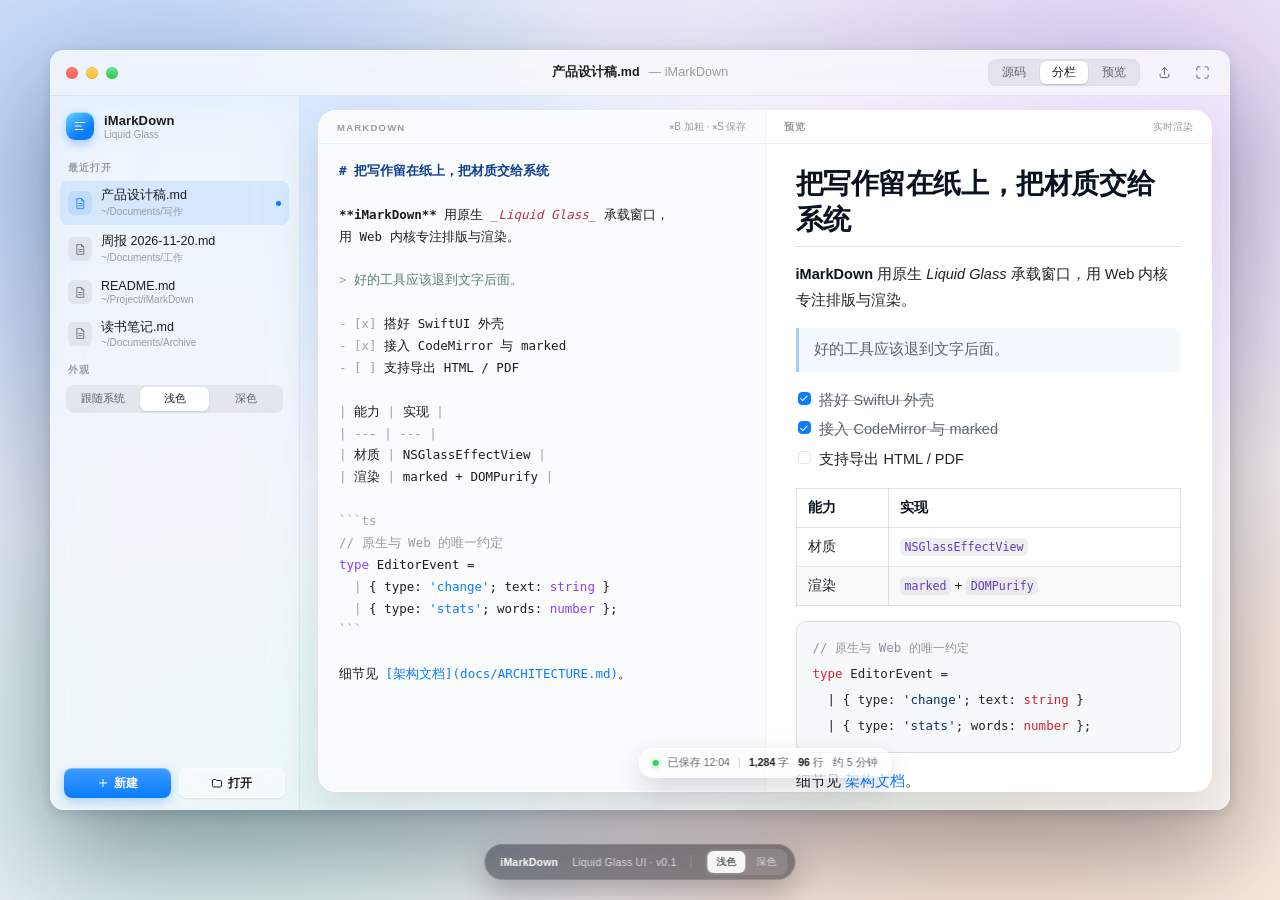
<file: design/ui-preview.html>
<!doctype html>
<html lang="zh-CN" data-theme="light">
<head>
<meta charset="utf-8">
<meta name="viewport" content="width=device-width, initial-scale=1">
<title>iMarkDown · Liquid Glass UI 设计稿</title>
<style>
  :root {
    --font-ui: -apple-system, BlinkMacSystemFont, "SF Pro Text", "PingFang SC", "Helvetica Neue", sans-serif;
    --font-mono: ui-monospace, "SF Mono", SFMono-Regular, Menlo, monospace;

    --wall-1: #aecbf3;
    --wall-2: #d9c7f2;
    --wall-3: #f6dcc9;
    --wall-4: #bfe6dd;

    --window-bg: rgba(246, 247, 251, 0.62);
    --chrome-bg: rgba(250, 250, 253, 0.44);
    --chrome-line: rgba(15, 23, 42, 0.07);
    --sidebar-bg: rgba(246, 247, 251, 0.30);

    --text: #1c1c1e;
    --text-2: #63636a;
    --text-3: #9a9aa2;
    --accent: #0a7cff;
    --accent-soft: rgba(10, 124, 255, 0.10);
    --warn: #ff9f0a;
    --ok: #30d158;

    --card: #ffffff;
    --card-2: #f7f8fa;
    --card-line: rgba(15, 23, 42, 0.075);
    --hairline: rgba(15, 23, 42, 0.06);

    --md-text: #1f2328;
    --md-heading: #0b1220;
    --md-muted: #59636e;
    --md-line: rgba(31, 35, 40, 0.12);
    --md-link: #0a7cff;
    --md-code-bg: rgba(175, 184, 193, 0.22);
    --md-code-fg: #6639ba;
    --md-pre-bg: #f7f8fa;
    --md-quote-bg: rgba(10, 124, 255, 0.045);
    --md-stripe: rgba(15, 23, 42, 0.025);

    --shadow-window: 0 44px 100px rgba(15, 23, 42, 0.38), 0 4px 14px rgba(15, 23, 42, 0.14);
    --shadow-card: 0 18px 40px rgba(15, 23, 42, 0.10);
  }

  html[data-theme="dark"] {
    --wall-1: #1b2a4a;
    --wall-2: #2c1f45;
    --wall-3: #3a2418;
    --wall-4: #16322e;

    --window-bg: rgba(26, 26, 29, 0.64);
    --chrome-bg: rgba(32, 32, 36, 0.52);
    --chrome-line: rgba(255, 255, 255, 0.08);
    --sidebar-bg: rgba(24, 24, 27, 0.30);

    --text: #f2f2f7;
    --text-2: #a1a1aa;
    --text-3: #76767e;
    --accent: #4da3ff;
    --accent-soft: rgba(77, 163, 255, 0.14);
    --card: #161618;
    --card-2: #131315;
    --card-line: rgba(255, 255, 255, 0.08);
    --hairline: rgba(255, 255, 255, 0.06);

    --md-text: #e6edf3;
    --md-heading: #f0f6fc;
    --md-muted: #9da7b3;
    --md-line: rgba(240, 246, 252, 0.12);
    --md-link: #6cb6ff;
    --md-code-bg: rgba(110, 118, 129, 0.28);
    --md-code-fg: #d2b4ff;
    --md-pre-bg: rgba(13, 17, 23, 0.62);
    --md-quote-bg: rgba(108, 182, 255, 0.07);
    --md-stripe: rgba(255, 255, 255, 0.03);
    --shadow-window: 0 44px 110px rgba(0, 0, 0, 0.62), 0 4px 16px rgba(0, 0, 0, 0.4);
    --shadow-card: 0 20px 48px rgba(0, 0, 0, 0.38);
  }

  * { box-sizing: border-box; }

  html, body {
    height: 100%;
    margin: 0;
  }

  body {
    font-family: var(--font-ui);
    color: var(--text);
    background: #10131a;
    overflow: hidden;
    -webkit-font-smoothing: antialiased;
  }

  .wallpaper {
    position: fixed;
    inset: 0;
    background:
      radial-gradient(60% 70% at 12% 18%, var(--wall-1), transparent 62%),
      radial-gradient(55% 65% at 86% 16%, var(--wall-2), transparent 60%),
      radial-gradient(60% 70% at 78% 86%, var(--wall-3), transparent 62%),
      radial-gradient(55% 60% at 18% 84%, var(--wall-4), transparent 60%),
      linear-gradient(140deg, #dfe8f6, #f3eef8 52%, #f7efe7);
    filter: saturate(1.05);
    transition: background 0.45s ease;
  }

  html[data-theme="dark"] .wallpaper {
    background:
      radial-gradient(60% 70% at 12% 18%, var(--wall-1), transparent 64%),
      radial-gradient(55% 65% at 86% 16%, var(--wall-2), transparent 62%),
      radial-gradient(60% 70% at 78% 86%, var(--wall-3), transparent 64%),
      radial-gradient(55% 60% at 18% 84%, var(--wall-4), transparent 62%),
      linear-gradient(140deg, #0c0f16, #121522 55%, #100e14);
  }

  .wallpaper::after {
    content: "";
    position: absolute;
    inset: 0;
    background-image: radial-gradient(rgba(255, 255, 255, 0.28) 0.5px, transparent 0.5px);
    background-size: 3px 3px;
    opacity: 0.16;
    mix-blend-mode: overlay;
  }

  html[data-theme="dark"] .wallpaper::after {
    opacity: 0.08;
  }

  .stage {
    position: relative;
    z-index: 1;
    height: 100%;
    display: flex;
    align-items: center;
    justify-content: center;
    padding: 34px 34px 74px;
  }

  /* ── 窗口 ───────────────────────────────────────────── */

  .window {
    width: min(1180px, 100%);
    height: min(760px, 100%);
    display: flex;
    flex-direction: column;
    border-radius: 14px;
    overflow: hidden;
    background: var(--window-bg);
    backdrop-filter: blur(38px) saturate(175%);
    -webkit-backdrop-filter: blur(38px) saturate(175%);
    box-shadow: var(--shadow-window), inset 0 0 0 1px rgba(255, 255, 255, 0.28);
    transition: background 0.35s ease;
  }

  html[data-theme="dark"] .window {
    box-shadow: var(--shadow-window), inset 0 0 0 1px rgba(255, 255, 255, 0.09);
  }

  .titlebar {
    position: relative;
    flex: 0 0 46px;
    display: flex;
    align-items: center;
    padding: 0 14px 0 16px;
    background: var(--chrome-bg);
    backdrop-filter: blur(30px) saturate(170%);
    -webkit-backdrop-filter: blur(30px) saturate(170%);
    border-bottom: 1px solid var(--chrome-line);
  }

  .traffic {
    display: flex;
    gap: 8px;
    width: 92px;
    flex: 0 0 92px;
  }

  .traffic span {
    width: 12px;
    height: 12px;
    border-radius: 50%;
    box-shadow: inset 0 0 0 0.5px rgba(0, 0, 0, 0.14);
  }

  .traffic .red { background: linear-gradient(180deg, #ff7b72, #ff5f56); }
  .traffic .yellow { background: linear-gradient(180deg, #ffd166, #ffbd2e); }
  .traffic .green { background: linear-gradient(180deg, #6ee7a0, #28c840); }

  .window-title {
    position: absolute;
    left: 50%;
    transform: translateX(-50%);
    font-size: 12.5px;
    font-weight: 600;
    letter-spacing: 0.01em;
    color: var(--text);
    white-space: nowrap;
    pointer-events: none;
  }

  .window-title span {
    color: var(--text-3);
    font-weight: 500;
    margin-left: 5px;
  }

  .title-actions {
    margin-left: auto;
    display: flex;
    align-items: center;
    gap: 10px;
  }

  .segmented {
    display: flex;
    gap: 2px;
    padding: 2px;
    height: 27px;
    border-radius: 8px;
    background: rgba(120, 120, 128, 0.13);
    box-shadow: inset 0 0 0 0.5px rgba(0, 0, 0, 0.05);
  }

  html[data-theme="dark"] .segmented {
    background: rgba(255, 255, 255, 0.075);
    box-shadow: inset 0 0 0 0.5px rgba(255, 255, 255, 0.06);
  }

  .segmented button {
    appearance: none;
    border: 0;
    background: transparent;
    color: var(--text-2);
    font-family: inherit;
    font-size: 11.5px;
    font-weight: 550;
    padding: 0 12px;
    border-radius: 6px;
    cursor: pointer;
    transition: color 0.16s ease, background 0.16s ease;
  }

  .segmented button:hover { color: var(--text); }

  .segmented button.is-active {
    color: var(--text);
    background: var(--card);
    box-shadow: 0 1px 2px rgba(15, 23, 42, 0.16), 0 0 0 0.5px rgba(15, 23, 42, 0.05);
  }

  html[data-theme="dark"] .segmented button.is-active {
    background: #48484d;
    color: #fff;
    box-shadow: 0 1px 2px rgba(0, 0, 0, 0.4), 0 0 0 0.5px rgba(255, 255, 255, 0.08);
  }

  .icon-btn {
    appearance: none;
    border: 0;
    width: 28px;
    height: 28px;
    display: inline-flex;
    align-items: center;
    justify-content: center;
    border-radius: 7px;
    background: transparent;
    color: var(--text-2);
    cursor: pointer;
    transition: background 0.16s ease, color 0.16s ease;
  }

  .icon-btn:hover {
    background: rgba(120, 120, 128, 0.13);
    color: var(--text);
  }

  .icon-btn svg {
    width: 15px;
    height: 15px;
    stroke: currentColor;
    fill: none;
    stroke-width: 1.6;
    stroke-linecap: round;
    stroke-linejoin: round;
  }

  /* ── 主体 ───────────────────────────────────────────── */

  .window-body {
    flex: 1;
    min-height: 0;
    display: flex;
  }

  .sidebar {
    flex: 0 0 250px;
    display: flex;
    flex-direction: column;
    padding: 8px 10px 12px;
    background: var(--sidebar-bg);
    backdrop-filter: blur(24px) saturate(165%);
    -webkit-backdrop-filter: blur(24px) saturate(165%);
    border-right: 1px solid var(--chrome-line);
    overflow: hidden;
  }

  .brand {
    display: flex;
    align-items: center;
    gap: 10px;
    padding: 8px 6px 12px;
  }

  .brand-mark {
    width: 28px;
    height: 28px;
    border-radius: 9px;
    background: linear-gradient(145deg, #64d2ff, #0a7cff 68%);
    display: flex;
    align-items: center;
    justify-content: center;
    box-shadow: 0 4px 10px rgba(10, 124, 255, 0.32), inset 0 1px 0 rgba(255, 255, 255, 0.5);
  }

  .brand-mark svg {
    width: 14px;
    height: 14px;
    stroke: #fff;
    stroke-width: 2;
    fill: none;
    stroke-linecap: round;
  }

  .brand-name {
    font-size: 13px;
    font-weight: 600;
    letter-spacing: 0.01em;
  }

  .brand-sub {
    font-size: 10px;
    color: var(--text-3);
    margin-top: 1px;
  }

  .side-label {
    font-size: 9.5px;
    font-weight: 650;
    letter-spacing: 0.1em;
    text-transform: uppercase;
    color: var(--text-3);
    padding: 10px 8px 6px;
  }

  .recent-list {
    display: flex;
    flex-direction: column;
    gap: 2px;
  }

  .recent {
    display: flex;
    align-items: center;
    gap: 9px;
    padding: 6px 8px;
    border-radius: 8px;
    cursor: default;
    transition: background 0.15s ease;
  }

  .recent:hover { background: rgba(120, 120, 128, 0.10); }

  .recent.is-current { background: var(--accent-soft); }

  .recent-icon {
    width: 24px;
    height: 24px;
    border-radius: 6px;
    display: flex;
    align-items: center;
    justify-content: center;
    background: rgba(120, 120, 128, 0.12);
    color: var(--text-2);
    flex: 0 0 24px;
  }

  .recent.is-current .recent-icon {
    background: var(--accent-soft);
    color: var(--accent);
  }

  .recent-icon svg {
    width: 13px;
    height: 13px;
    stroke: currentColor;
    fill: none;
    stroke-width: 1.5;
    stroke-linecap: round;
    stroke-linejoin: round;
  }

  .recent-text { min-width: 0; flex: 1; }

  .recent-name {
    font-size: 12.5px;
    font-weight: 500;
    white-space: nowrap;
    overflow: hidden;
    text-overflow: ellipsis;
  }

  .recent-path {
    font-size: 10px;
    color: var(--text-3);
    white-space: nowrap;
    overflow: hidden;
    text-overflow: ellipsis;
    margin-top: 1px;
  }

  .recent-dot {
    width: 5px;
    height: 5px;
    border-radius: 50%;
    background: var(--accent);
    flex: 0 0 5px;
  }

  .appearance {
    display: flex;
    gap: 2px;
    margin: 2px 6px 0;
    padding: 2px;
    border-radius: 8px;
    background: rgba(120, 120, 128, 0.12);
  }

  .appearance button {
    flex: 1;
    appearance: none;
    border: 0;
    background: transparent;
    font-family: inherit;
    font-size: 10.5px;
    font-weight: 550;
    color: var(--text-2);
    padding: 5px 0;
    border-radius: 6px;
    cursor: pointer;
  }

  .appearance button.is-active {
    background: var(--card);
    color: var(--text);
    box-shadow: 0 1px 2px rgba(15, 23, 42, 0.14);
  }

  html[data-theme="dark"] .appearance button.is-active {
    background: #48484d;
    color: #fff;
    box-shadow: 0 1px 2px rgba(0, 0, 0, 0.35);
  }

  .sidebar-spacer { flex: 1; }

  .sidebar-actions {
    display: flex;
    gap: 8px;
    padding: 8px 4px 0;
  }

  .btn {
    appearance: none;
    border: 0;
    font-family: inherit;
    font-size: 11.5px;
    font-weight: 600;
    height: 30px;
    border-radius: 8px;
    display: inline-flex;
    align-items: center;
    justify-content: center;
    gap: 5px;
    cursor: pointer;
    flex: 1;
    transition: transform 0.12s ease, filter 0.16s ease;
  }

  .btn:active { transform: scale(0.98); }

  .btn svg {
    width: 12px;
    height: 12px;
    stroke: currentColor;
    fill: none;
    stroke-width: 2;
    stroke-linecap: round;
    stroke-linejoin: round;
  }

  .btn-primary {
    color: #fff;
    background: linear-gradient(180deg, #3d9bff, #0a7cff);
    box-shadow: 0 4px 12px rgba(10, 124, 255, 0.28), inset 0 1px 0 rgba(255, 255, 255, 0.35);
  }

  .btn-glass {
    color: var(--text);
    background: rgba(255, 255, 255, 0.42);
    backdrop-filter: blur(18px) saturate(160%);
    -webkit-backdrop-filter: blur(18px) saturate(160%);
    box-shadow: inset 0 0 0 1px rgba(255, 255, 255, 0.55), 0 1px 2px rgba(15, 23, 42, 0.08);
  }

  html[data-theme="dark"] .btn-glass {
    background: rgba(255, 255, 255, 0.08);
    box-shadow: inset 0 0 0 1px rgba(255, 255, 255, 0.1), 0 1px 2px rgba(0, 0, 0, 0.3);
  }

  /* ── 详情区 ─────────────────────────────────────────── */

  .detail {
    position: relative;
    flex: 1;
    min-width: 0;
    display: flex;
    flex-direction: column;
    background:
      radial-gradient(80% 90% at 8% 0%, rgba(120, 170, 255, 0.16), transparent 60%),
      radial-gradient(70% 80% at 95% 10%, rgba(210, 160, 255, 0.13), transparent 62%),
      radial-gradient(80% 70% at 55% 100%, rgba(120, 220, 200, 0.12), transparent 60%),
      linear-gradient(160deg, rgba(255, 255, 255, 0.30), rgba(240, 242, 248, 0.10));
  }

  html[data-theme="dark"] .detail {
    background:
      radial-gradient(80% 90% at 8% 0%, rgba(60, 100, 180, 0.22), transparent 62%),
      radial-gradient(70% 80% at 95% 10%, rgba(120, 70, 180, 0.20), transparent 62%),
      radial-gradient(80% 70% at 55% 100%, rgba(40, 120, 110, 0.16), transparent 60%),
      linear-gradient(160deg, rgba(255, 255, 255, 0.03), rgba(0, 0, 0, 0.05));
  }

  .editor-card {
    position: absolute;
    inset: 14px 18px 18px;
    display: grid;
    grid-template-columns: minmax(0, 1fr) 1px minmax(0, 1fr);
    background: var(--card);
    border-radius: 18px;
    overflow: hidden;
    border: 1px solid rgba(255, 255, 255, 0.55);
    box-shadow: var(--shadow-card);
  }

  html[data-theme="dark"] .editor-card {
    border-color: rgba(255, 255, 255, 0.08);
  }

  .editor-card[data-mode="source"] { grid-template-columns: minmax(0, 1fr) 0 0; }
  .editor-card[data-mode="preview"] { grid-template-columns: 0 0 minmax(0, 1fr); }
  .editor-card[data-mode="source"] .pane-preview,
  .editor-card[data-mode="source"] .divider,
  .editor-card[data-mode="preview"] .pane-source,
  .editor-card[data-mode="preview"] .divider { display: none; }

  .pane {
    display: flex;
    flex-direction: column;
    min-width: 0;
    min-height: 0;
    overflow: hidden;
  }

  .pane-source { background: rgba(246, 247, 250, 0.55); }
  html[data-theme="dark"] .pane-source { background: rgba(24, 24, 27, 0.42); }

  .divider { background: var(--hairline); }

  .pane-head {
    flex: 0 0 33px;
    height: 33px;
    display: flex;
    align-items: center;
    justify-content: space-between;
    gap: 12px;
    padding: 0 18px;
    border-bottom: 1px solid var(--hairline);
  }

  .label {
    font-size: 9.5px;
    font-weight: 650;
    letter-spacing: 0.13em;
    text-transform: uppercase;
    color: var(--text-3);
  }

  .hint {
    font-size: 10px;
    color: var(--text-3);
    white-space: nowrap;
    overflow: hidden;
    text-overflow: ellipsis;
  }

  .code {
    flex: 1;
    margin: 0;
    padding: 16px 20px 60px;
    overflow: auto;
    font-family: var(--font-mono);
    font-size: 12.5px;
    line-height: 1.75;
    color: var(--text);
    tab-size: 2;
  }

  .code .h { color: #0b3d91; font-weight: 650; }
  .code .fmt { color: #a1a1aa; }
  .code .strong { font-weight: 700; }
  .code .em { color: #b0355b; font-style: italic; }
  .code .link { color: #0a7cff; }
  .code .url { color: #5b7f74; }
  .code .code-text { color: #8a3ffc; }
  .code .quote { color: #5b7f74; }
  .code .muted { color: #9a9aa2; }

  html[data-theme="dark"] .code .h { color: #9cc7ff; }
  html[data-theme="dark"] .code .fmt { color: #76767e; }
  html[data-theme="dark"] .code .em { color: #ff9fb8; }
  html[data-theme="dark"] .code .link { color: #6cb6ff; }
  html[data-theme="dark"] .code .url { color: #9fd3c3; }
  html[data-theme="dark"] .code .code-text { color: #c9a2ff; }
  html[data-theme="dark"] .code .quote { color: #9fd3c3; }
  html[data-theme="dark"] .code .muted { color: #7f7f87; }

  .preview-scroll {
    flex: 1;
    overflow: auto;
    padding-bottom: 60px;
  }

  /* ── Markdown 预览排版 ─────────────────────────────── */

  .md-body {
    padding: 22px 30px 40px;
    color: var(--md-text);
    font-size: 14.5px;
    line-height: 1.78;
    letter-spacing: 0.002em;
  }

  .md-body h1 {
    margin: 0 0 0.55em;
    font-size: 1.9em;
    line-height: 1.3;
    letter-spacing: -0.015em;
    color: var(--md-heading);
    font-weight: 650;
    padding-bottom: 0.3em;
    border-bottom: 1px solid var(--md-line);
  }

  .md-body h2 {
    margin: 1.5em 0 0.55em;
    font-size: 1.32em;
    letter-spacing: -0.01em;
    color: var(--md-heading);
    font-weight: 640;
  }

  .md-body p { margin: 0 0 1em; }

  .md-body a { color: var(--md-link); text-decoration: none; }
  .md-body a:hover { text-decoration: underline; text-underline-offset: 3px; }

  .md-body strong { font-weight: 680; color: var(--md-heading); }

  .md-body code {
    font-family: var(--font-mono);
    font-size: 0.85em;
    padding: 0.16em 0.38em;
    border-radius: 5px;
    background: var(--md-code-bg);
    color: var(--md-code-fg);
  }

  .md-body blockquote {
    margin: 0 0 1.1em;
    padding: 0.62em 1.05em;
    color: var(--md-muted);
    background: var(--md-quote-bg);
    border-left: 3px solid rgba(10, 124, 255, 0.35);
    border-radius: 0 8px 8px 0;
  }

  .md-body blockquote p { margin: 0; }

  .md-body ul {
    margin: 0 0 1.05em;
    padding-left: 1.35em;
  }

  .md-body li { margin: 0.25em 0; }

  .md-body ul.tasks { list-style: none; padding-left: 0.2em; }

  .task {
    display: flex;
    align-items: flex-start;
    gap: 8px;
    margin: 0.34em 0;
  }

  .box {
    width: 13px;
    height: 13px;
    margin-top: 4px;
    border-radius: 4px;
    border: 1.5px solid var(--md-line);
    flex: 0 0 13px;
    display: flex;
    align-items: center;
    justify-content: center;
  }

  .box.checked {
    background: var(--md-link);
    border-color: var(--md-link);
  }

  .box.checked::after {
    content: "";
    width: 6px;
    height: 3px;
    border-left: 1.6px solid #fff;
    border-bottom: 1.6px solid #fff;
    transform: rotate(-45deg) translateY(-1px);
  }

  .task.done .task-text {
    color: var(--md-muted);
    text-decoration: line-through;
    text-decoration-color: rgba(120, 120, 128, 0.5);
  }

  .md-body table {
    width: 100%;
    border-collapse: collapse;
    margin: 0 0 1.1em;
    font-size: 0.94em;
  }

  .md-body th, .md-body td {
    text-align: left;
    padding: 7px 11px;
    border: 1px solid var(--md-line);
  }

  .md-body th {
    font-weight: 620;
    color: var(--md-heading);
    background: transparent;
  }

  .md-body tr:nth-child(even) td { background: var(--md-stripe); }

  .md-body pre {
    margin: 0 0 1.1em;
    padding: 13px 16px;
    border-radius: 10px;
    border: 1px solid var(--md-line);
    background: var(--md-pre-bg);
    overflow: auto;
  }

  .md-body pre code {
    padding: 0;
    background: transparent;
    color: var(--md-text);
    font-size: 0.86em;
    line-height: 1.65;
  }

  .tok-key { color: #cf222e; }
  .tok-fn { color: #8250df; }
  .tok-str { color: #0a3069; }
  .tok-num { color: #0550ae; }
  .tok-comment { color: #8c959f; }

  html[data-theme="dark"] .tok-key { color: #ff7b72; }
  html[data-theme="dark"] .tok-fn { color: #d2a8ff; }
  html[data-theme="dark"] .tok-str { color: #a5d6ff; }
  html[data-theme="dark"] .tok-num { color: #79c0ff; }
  html[data-theme="dark"] .tok-comment { color: #8b949e; }

  /* ── 浮动 HUD ──────────────────────────────────────── */

  .hud {
    position: absolute;
    left: 50%;
    bottom: 32px;
    transform: translateX(-50%);
    display: flex;
    align-items: center;
    gap: 9px;
    height: 30px;
    padding: 0 14px;
    border-radius: 15px;
    background: rgba(255, 255, 255, 0.52);
    backdrop-filter: blur(26px) saturate(190%);
    -webkit-backdrop-filter: blur(26px) saturate(190%);
    box-shadow:
      0 10px 26px rgba(15, 23, 42, 0.16),
      inset 0 0 0 0.8px rgba(255, 255, 255, 0.62),
      inset 0 1px 0 rgba(255, 255, 255, 0.85);
    font-size: 10.5px;
    font-weight: 500;
    color: var(--text-2);
    font-variant-numeric: tabular-nums;
    white-space: nowrap;
    pointer-events: none;
  }

  html[data-theme="dark"] .hud {
    background: rgba(40, 40, 44, 0.55);
    box-shadow:
      0 10px 26px rgba(0, 0, 0, 0.45),
      inset 0 0 0 0.8px rgba(255, 255, 255, 0.14),
      inset 0 1px 0 rgba(255, 255, 255, 0.18);
  }

  .dot {
    width: 6px;
    height: 6px;
    border-radius: 50%;
    background: var(--ok);
    box-shadow: 0 0 0 3px rgba(48, 209, 88, 0.14);
  }

  .hud-sep {
    width: 1px;
    height: 10px;
    background: rgba(120, 120, 128, 0.3);
  }

  .hud b {
    font-weight: 600;
    color: var(--text);
  }

  /* ── 设计稿控制条 ──────────────────────────────────── */

  .design-bar {
    position: fixed;
    left: 50%;
    bottom: 20px;
    transform: translateX(-50%);
    z-index: 5;
    display: flex;
    align-items: center;
    gap: 14px;
    height: 36px;
    padding: 0 8px 0 16px;
    border-radius: 18px;
    background: rgba(20, 22, 30, 0.44);
    backdrop-filter: blur(24px) saturate(180%);
    -webkit-backdrop-filter: blur(24px) saturate(180%);
    box-shadow: 0 12px 30px rgba(0, 0, 0, 0.24), inset 0 0 0 0.8px rgba(255, 255, 255, 0.18);
    color: rgba(255, 255, 255, 0.72);
    font-size: 10.5px;
    letter-spacing: 0.02em;
    white-space: nowrap;
  }

  .design-bar .bar-title {
    color: #fff;
    font-weight: 600;
  }

  .design-bar .bar-sep {
    width: 1px;
    height: 14px;
    background: rgba(255, 255, 255, 0.18);
  }

  .theme-toggle {
    display: flex;
    gap: 2px;
    padding: 2px;
    border-radius: 8px;
    background: rgba(255, 255, 255, 0.12);
  }

  .theme-toggle button {
    appearance: none;
    border: 0;
    background: transparent;
    color: rgba(255, 255, 255, 0.7);
    font-family: inherit;
    font-size: 10px;
    font-weight: 550;
    height: 22px;
    padding: 0 9px;
    border-radius: 6px;
    cursor: pointer;
    transition: background 0.16s ease, color 0.16s ease;
  }

  .theme-toggle button.is-active {
    background: rgba(255, 255, 255, 0.92);
    color: #1c1c1e;
  }

  @media (max-width: 980px) {
    .sidebar { flex-basis: 210px; }
    .md-body { padding: 20px 22px 36px; }
  }

  @media (max-width: 820px) {
    .stage { padding: 18px 14px 70px; }
    .sidebar { display: none; }
    .title-actions .segmented { display: none; }
  }
</style>
</head>
<body>
<div class="wallpaper" aria-hidden="true"></div>

<main class="stage">
  <section class="window" aria-label="iMarkDown 应用窗口设计稿">
    <header class="titlebar">
      <div class="traffic" aria-hidden="true">
        <span class="red"></span><span class="yellow"></span><span class="green"></span>
      </div>
      <div class="window-title">产品设计稿.md <span>— iMarkDown</span></div>
      <div class="title-actions">
        <div class="segmented" role="group" aria-label="视图模式">
          <button type="button" data-mode="source">源码</button>
          <button type="button" data-mode="split" class="is-active">分栏</button>
          <button type="button" data-mode="preview">预览</button>
        </div>
        <button class="icon-btn" type="button" title="导出" aria-label="导出">
          <svg viewBox="0 0 24 24"><path d="M12 15V4m0 0 4 4m-4-4L8 8"/><path d="M5 15v3a2 2 0 0 0 2 2h10a2 2 0 0 0 2-2v-3"/></svg>
        </button>
        <button class="icon-btn" type="button" title="全屏" aria-label="全屏">
          <svg viewBox="0 0 24 24"><path d="M8 3H5a2 2 0 0 0-2 2v3m18 0V5a2 2 0 0 0-2-2h-3M3 16v3a2 2 0 0 0 2 2h3m8 0h3a2 2 0 0 0 2-2v-3"/></svg>
        </button>
      </div>
    </header>

    <div class="window-body">
      <aside class="sidebar" aria-label="边栏">
        <div class="brand">
          <div class="brand-mark" aria-hidden="true">
            <svg viewBox="0 0 24 24"><path d="M4 6h16M4 12h10M4 18h13"/></svg>
          </div>
          <div>
            <div class="brand-name">iMarkDown</div>
            <div class="brand-sub">Liquid Glass</div>
          </div>
        </div>

        <div class="side-label">最近打开</div>
        <div class="recent-list">
          <div class="recent is-current">
            <div class="recent-icon" aria-hidden="true">
              <svg viewBox="0 0 24 24"><path d="M6 3h8l4 4v14H6z"/><path d="M14 3v4h4M9 12h6M9 16h6"/></svg>
            </div>
            <div class="recent-text">
              <div class="recent-name">产品设计稿.md</div>
              <div class="recent-path">~/Documents/写作</div>
            </div>
            <span class="recent-dot" aria-hidden="true"></span>
          </div>

          <div class="recent">
            <div class="recent-icon" aria-hidden="true">
              <svg viewBox="0 0 24 24"><path d="M6 3h8l4 4v14H6z"/><path d="M14 3v4h4M9 12h6M9 16h6"/></svg>
            </div>
            <div class="recent-text">
              <div class="recent-name">周报 2026-11-20.md</div>
              <div class="recent-path">~/Documents/工作</div>
            </div>
          </div>

          <div class="recent">
            <div class="recent-icon" aria-hidden="true">
              <svg viewBox="0 0 24 24"><path d="M6 3h8l4 4v14H6z"/><path d="M14 3v4h4M9 12h6M9 16h6"/></svg>
            </div>
            <div class="recent-text">
              <div class="recent-name">README.md</div>
              <div class="recent-path">~/Project/iMarkDown</div>
            </div>
          </div>

          <div class="recent">
            <div class="recent-icon" aria-hidden="true">
              <svg viewBox="0 0 24 24"><path d="M6 3h8l4 4v14H6z"/><path d="M14 3v4h4M9 12h6M9 16h6"/></svg>
            </div>
            <div class="recent-text">
              <div class="recent-name">读书笔记.md</div>
              <div class="recent-path">~/Documents/Archive</div>
            </div>
          </div>
        </div>

        <div class="side-label">外观</div>
        <div class="appearance" role="group" aria-label="外观">
          <button type="button" data-theme-set="system">跟随系统</button>
          <button type="button" data-theme-set="light" class="is-active">浅色</button>
          <button type="button" data-theme-set="dark">深色</button>
        </div>

        <div class="sidebar-spacer"></div>

        <div class="sidebar-actions">
          <button class="btn btn-primary" type="button">
            <svg viewBox="0 0 24 24"><path d="M12 5v14M5 12h14"/></svg>
            新建
          </button>
          <button class="btn btn-glass" type="button">
            <svg viewBox="0 0 24 24"><path d="M3 7a2 2 0 0 1 2-2h4l2 2h8a2 2 0 0 1 2 2v9a2 2 0 0 1-2 2H5a2 2 0 0 1-2-2z"/></svg>
            打开
          </button>
        </div>
      </aside>

      <section class="detail">
        <div class="editor-card" data-mode="split" id="editor-card">
          <section class="pane pane-source">
            <div class="pane-head">
              <span class="label">Markdown</span>
              <span class="hint">⌘B 加粗 · ⌘S 保存</span>
            </div>
<pre class="code"><code><span class="h"># 把写作留在纸上，把材质交给系统</span>

<span class="strong">**iMarkDown**</span> 用原生 <span class="em">_Liquid Glass_</span> 承载窗口，
用 Web 内核专注排版与渲染。

<span class="fmt">&gt;</span> <span class="quote">好的工具应该退到文字后面。</span>

<span class="fmt">- [x]</span> 搭好 SwiftUI 外壳
<span class="fmt">- [x]</span> 接入 CodeMirror 与 marked
<span class="fmt">- [ ]</span> 支持导出 HTML / PDF

<span class="fmt">|</span> 能力 <span class="fmt">|</span> 实现 <span class="fmt">|</span>
<span class="fmt">| --- | --- |</span>
<span class="fmt">|</span> 材质 <span class="fmt">|</span> NSGlassEffectView <span class="fmt">|</span>
<span class="fmt">|</span> 渲染 <span class="fmt">|</span> marked + DOMPurify <span class="fmt">|</span>

<span class="fmt">```ts</span>
<span class="muted">// 原生与 Web 的唯一约定</span>
<span class="code-text">type</span> EditorEvent =
  <span class="fmt">|</span> { type: <span class="link">'change'</span>; text: <span class="code-text">string</span> }
  <span class="fmt">|</span> { type: <span class="link">'stats'</span>; words: <span class="code-text">number</span> };
<span class="fmt">```</span>

细节见 <span class="link">[架构文档](docs/ARCHITECTURE.md)</span>。</code></pre>
          </section>

          <div class="divider"></div>

          <section class="pane pane-preview">
            <div class="pane-head">
              <span class="label">预览</span>
              <span class="hint">实时渲染</span>
            </div>
            <div class="preview-scroll">
              <article class="md-body">
                <h1>把写作留在纸上，把材质交给系统</h1>
                <p><strong>iMarkDown</strong> 用原生 <em>Liquid Glass</em> 承载窗口，用 Web 内核专注排版与渲染。</p>

                <blockquote><p>好的工具应该退到文字后面。</p></blockquote>

                <ul class="tasks">
                  <li class="task done">
                    <span class="box checked" aria-hidden="true"></span>
                    <span class="task-text">搭好 SwiftUI 外壳</span>
                  </li>
                  <li class="task done">
                    <span class="box checked" aria-hidden="true"></span>
                    <span class="task-text">接入 CodeMirror 与 marked</span>
                  </li>
                  <li class="task">
                    <span class="box" aria-hidden="true"></span>
                    <span class="task-text">支持导出 HTML / PDF</span>
                  </li>
                </ul>

                <table>
                  <thead>
                    <tr><th>能力</th><th>实现</th></tr>
                  </thead>
                  <tbody>
                    <tr><td>材质</td><td><code>NSGlassEffectView</code></td></tr>
                    <tr><td>渲染</td><td><code>marked</code> + <code>DOMPurify</code></td></tr>
                  </tbody>
                </table>

                <pre><code><span class="tok-comment">// 原生与 Web 的唯一约定</span>
<span class="tok-key">type</span> EditorEvent =
  | { type: <span class="tok-str">'change'</span>; text: <span class="tok-key">string</span> }
  | { type: <span class="tok-str">'stats'</span>; words: <span class="tok-key">number</span> };</code></pre>

                <p>细节见 <a href="#">架构文档</a>。</p>
              </article>
            </div>
          </section>
        </div>

        <div class="hud" role="status" aria-label="已保存 12:04，1,284 字，96 行">
          <span class="dot" aria-hidden="true"></span>
          <span>已保存 12:04</span>
          <span class="hud-sep" aria-hidden="true"></span>
          <span><b>1,284</b> 字</span>
          <span><b>96</b> 行</span>
          <span>约 5 分钟</span>
        </div>
      </section>
    </div>
  </section>
</main>

<footer class="design-bar" role="group" aria-label="设计稿控制">
  <span class="bar-title">iMarkDown</span>
  <span>Liquid Glass UI · v0.1</span>
  <span class="bar-sep" aria-hidden="true"></span>
  <div class="theme-toggle" aria-label="切换外观">
    <button type="button" data-theme-set="light" class="is-active">浅色</button>
    <button type="button" data-theme-set="dark">深色</button>
  </div>
</footer>

<script>
  (function () {
    var card = document.getElementById('editor-card');

    function setMode(mode) {
      card.dataset.mode = mode;
      document.querySelectorAll('.segmented [data-mode]').forEach(function (button) {
        button.classList.toggle('is-active', button.dataset.mode === mode);
      });
    }

    function setTheme(theme) {
      document.documentElement.dataset.theme = theme;
      document.querySelectorAll('[data-theme-set]').forEach(function (button) {
        button.classList.toggle('is-active', button.dataset.themeSet === theme);
      });
    }

    document.querySelectorAll('.segmented [data-mode]').forEach(function (button) {
      button.addEventListener('click', function () { setMode(button.dataset.mode); });
    });

    document.querySelectorAll('[data-theme-set]').forEach(function (button) {
      button.addEventListener('click', function () {
        var value = button.dataset.themeSet;
        setTheme(value === 'system'
          ? (window.matchMedia('(prefers-color-scheme: dark)').matches ? 'dark' : 'light')
          : value);
      });
    });
  })();
</script>
</body>
</html>
</file>
<file: Sources/iMarkDown/Resources/Web/vendor/github-markdown/github-markdown.css>
.markdown-body{--base-size-4:0.25rem;--base-size-8:0.5rem;--base-size-16:1rem;--base-size-24:1.5rem;--base-size-40:2.5rem;--base-text-weight-normal:400;--base-text-weight-medium:500;--base-text-weight-semibold:600;--fontStack-monospace:ui-monospace,SFMono-Regular,SF Mono,Menlo,Consolas,Liberation Mono,monospace;--fgColor-accent:Highlight}@media (prefers-color-scheme:dark){.markdown-body,[data-theme=dark]{color-scheme:dark;--focus-outlineColor:#1f6feb;--fgColor-default:#f0f6fc;--fgColor-muted:#9198a1;--fgColor-accent:#4493f8;--fgColor-success:#3fb950;--fgColor-attention:#d29922;--fgColor-danger:#f85149;--fgColor-done:#ab7df8;--bgColor-default:#0d1117;--bgColor-muted:#151b23;--bgColor-neutral-muted:#656c7633;--bgColor-attention-muted:#bb800926;--borderColor-default:#3d444d;--borderColor-muted:#3d444db3;--borderColor-neutral-muted:#3d444db3;--borderColor-accent-emphasis:#1f6feb;--borderColor-success-emphasis:#238636;--borderColor-attention-emphasis:#9e6a03;--borderColor-danger-emphasis:#da3633;--borderColor-done-emphasis:#8957e5;--color-prettylights-syntax-comment:#9198a1;--color-prettylights-syntax-constant:#79c0ff;--color-prettylights-syntax-constant-other-reference-link:#a5d6ff;--color-prettylights-syntax-entity:#d2a8ff;--color-prettylights-syntax-storage-modifier-import:#f0f6fc;--color-prettylights-syntax-entity-tag:#7ee787;--color-prettylights-syntax-keyword:#ff7b72;--color-prettylights-syntax-string:#a5d6ff;--color-prettylights-syntax-variable:#ffa657;--color-prettylights-syntax-brackethighlighter-unmatched:#f85149;--color-prettylights-syntax-brackethighlighter-angle:#9198a1;--color-prettylights-syntax-invalid-illegal-text:#f0f6fc;--color-prettylights-syntax-invalid-illegal-bg:#8e1519;--color-prettylights-syntax-carriage-return-text:#f0f6fc;--color-prettylights-syntax-carriage-return-bg:#b62324;--color-prettylights-syntax-string-regexp:#7ee787;--color-prettylights-syntax-markup-list:#f2cc60;--color-prettylights-syntax-markup-heading:#1f6feb;--color-prettylights-syntax-markup-italic:#f0f6fc;--color-prettylights-syntax-markup-bold:#f0f6fc;--color-prettylights-syntax-markup-deleted-text:#ffdcd7;--color-prettylights-syntax-markup-deleted-bg:#67060c;--color-prettylights-syntax-markup-inserted-text:#aff5b4;--color-prettylights-syntax-markup-inserted-bg:#033a16;--color-prettylights-syntax-markup-changed-text:#ffdfb6;--color-prettylights-syntax-markup-changed-bg:#5a1e02;--color-prettylights-syntax-markup-ignored-text:#f0f6fc;--color-prettylights-syntax-markup-ignored-bg:#1158c7;--color-prettylights-syntax-meta-diff-range:#d2a8ff;--color-prettylights-syntax-sublimelinter-gutter-mark:#3d444d}}@media (prefers-color-scheme:light){.markdown-body,[data-theme=light]{color-scheme:light;--focus-outlineColor:#0969da;--fgColor-default:#1f2328;--fgColor-muted:#59636e;--fgColor-accent:#0969da;--fgColor-success:#1a7f37;--fgColor-attention:#9a6700;--fgColor-danger:#d1242f;--fgColor-done:#8250df;--bgColor-default:#ffffff;--bgColor-muted:#f6f8fa;--bgColor-neutral-muted:#818b981f;--bgColor-attention-muted:#fff8c5;--borderColor-default:#d1d9e0;--borderColor-muted:#d1d9e0b3;--borderColor-neutral-muted:#d1d9e0b3;--borderColor-accent-emphasis:#0969da;--borderColor-success-emphasis:#1a7f37;--borderColor-attention-emphasis:#9a6700;--borderColor-danger-emphasis:#cf222e;--borderColor-done-emphasis:#8250df;--color-prettylights-syntax-comment:#59636e;--color-prettylights-syntax-constant:#0550ae;--color-prettylights-syntax-constant-other-reference-link:#0a3069;--color-prettylights-syntax-entity:#6639ba;--color-prettylights-syntax-storage-modifier-import:#1f2328;--color-prettylights-syntax-entity-tag:#0550ae;--color-prettylights-syntax-keyword:#cf222e;--color-prettylights-syntax-string:#0a3069;--color-prettylights-syntax-variable:#953800;--color-prettylights-syntax-brackethighlighter-unmatched:#82071e;--color-prettylights-syntax-brackethighlighter-angle:#59636e;--color-prettylights-syntax-invalid-illegal-text:#f6f8fa;--color-prettylights-syntax-invalid-illegal-bg:#82071e;--color-prettylights-syntax-carriage-return-text:#f6f8fa;--color-prettylights-syntax-carriage-return-bg:#cf222e;--color-prettylights-syntax-string-regexp:#116329;--color-prettylights-syntax-markup-list:#3b2300;--color-prettylights-syntax-markup-heading:#0550ae;--color-prettylights-syntax-markup-italic:#1f2328;--color-prettylights-syntax-markup-bold:#1f2328;--color-prettylights-syntax-markup-deleted-text:#82071e;--color-prettylights-syntax-markup-deleted-bg:#ffebe9;--color-prettylights-syntax-markup-inserted-text:#116329;--color-prettylights-syntax-markup-inserted-bg:#dafbe1;--color-prettylights-syntax-markup-changed-text:#953800;--color-prettylights-syntax-markup-changed-bg:#ffd8b5;--color-prettylights-syntax-markup-ignored-text:#d1d9e0;--color-prettylights-syntax-markup-ignored-bg:#0550ae;--color-prettylights-syntax-meta-diff-range:#8250df;--color-prettylights-syntax-sublimelinter-gutter-mark:#818b98}}.markdown-body{-ms-text-size-adjust:100%;-webkit-text-size-adjust:100%;margin:0;color:var(--fgColor-default);background-color:var(--bgColor-default);font-family:-apple-system,BlinkMacSystemFont,"Segoe UI","Noto Sans",Helvetica,Arial,sans-serif,"Apple Color Emoji","Segoe UI Emoji";font-size:16px;line-height:1.5;word-wrap:break-word}.markdown-body .octicon{display:inline-block;fill:currentColor;vertical-align:text-bottom}.markdown-body h1:hover .anchor .octicon-link:before,.markdown-body h2:hover .anchor .octicon-link:before,.markdown-body h3:hover .anchor .octicon-link:before,.markdown-body h4:hover .anchor .octicon-link:before,.markdown-body h5:hover .anchor .octicon-link:before,.markdown-body h6:hover .anchor .octicon-link:before{width:16px;height:16px;content:' ';display:inline-block;background-color:currentColor;-webkit-mask-image:url("data:image/svg+xml,<svg xmlns='http://www.w3.org/2000/svg' viewBox='0 0 16 16' version='1.1' aria-hidden='true'><path fill-rule='evenodd' d='M7.775 3.275a.75.75 0 001.06 1.06l1.25-1.25a2 2 0 112.83 2.83l-2.5 2.5a2 2 0 01-2.83 0 .75.75 0 00-1.06 1.06 3.5 3.5 0 004.95 0l2.5-2.5a3.5 3.5 0 00-4.95-4.95l-1.25 1.25zm-4.69 9.64a2 2 0 010-2.83l2.5-2.5a2 2 0 012.83 0 .75.75 0 001.06-1.06 3.5 3.5 0 00-4.95 0l-2.5 2.5a3.5 3.5 0 004.95 4.95l1.25-1.25a.75.75 0 00-1.06-1.06l-1.25 1.25a2 2 0 01-2.83 0z'></path></svg>");mask-image:url("data:image/svg+xml,<svg xmlns='http://www.w3.org/2000/svg' viewBox='0 0 16 16' version='1.1' aria-hidden='true'><path fill-rule='evenodd' d='M7.775 3.275a.75.75 0 001.06 1.06l1.25-1.25a2 2 0 112.83 2.83l-2.5 2.5a2 2 0 01-2.83 0 .75.75 0 00-1.06 1.06 3.5 3.5 0 004.95 0l2.5-2.5a3.5 3.5 0 00-4.95-4.95l-1.25 1.25zm-4.69 9.64a2 2 0 010-2.83l2.5-2.5a2 2 0 012.83 0 .75.75 0 001.06-1.06 3.5 3.5 0 00-4.95 0l-2.5 2.5a3.5 3.5 0 004.95 4.95l1.25-1.25a.75.75 0 00-1.06-1.06l-1.25 1.25a2 2 0 01-2.83 0z'></path></svg>")}.markdown-body details,.markdown-body figcaption,.markdown-body figure{display:block}.markdown-body summary{display:list-item}.markdown-body [hidden]{display:none!important}.markdown-body a{background-color:transparent;color:var(--fgColor-accent);text-decoration:none}.markdown-body abbr[title]{border-bottom:none;-webkit-text-decoration:underline dotted;text-decoration:underline dotted}.markdown-body b,.markdown-body strong{font-weight:var(--base-text-weight-semibold,600)}.markdown-body dfn{font-style:italic}.markdown-body h1{margin:.67em 0;font-weight:var(--base-text-weight-semibold,600);padding-bottom:.3em;font-size:2em;border-bottom:1px solid var(--borderColor-muted)}.markdown-body mark{background-color:var(--bgColor-attention-muted);color:var(--fgColor-default)}.markdown-body small{font-size:90%}.markdown-body sub,.markdown-body sup{font-size:75%;line-height:0;position:relative;vertical-align:baseline}.markdown-body sub{bottom:-.25em}.markdown-body sup{top:-.5em}.markdown-body img{border-style:none;max-width:100%;box-sizing:content-box}.markdown-body code,.markdown-body kbd,.markdown-body pre,.markdown-body samp{font-family:monospace;font-size:1em}.markdown-body figure{margin:1em var(--base-size-40)}.markdown-body hr{box-sizing:content-box;overflow:hidden;background:0 0;border-bottom:1px solid var(--borderColor-muted);height:.25em;padding:0;margin:var(--base-size-24) 0;background-color:var(--borderColor-default);border:0}.markdown-body input{font:inherit;margin:0;overflow:visible;font-family:inherit;font-size:inherit;line-height:inherit}.markdown-body [type=button],.markdown-body [type=reset],.markdown-body [type=submit]{-webkit-appearance:button;appearance:button}.markdown-body [type=checkbox],.markdown-body [type=radio]{box-sizing:border-box;padding:0}.markdown-body [type=number]::-webkit-inner-spin-button,.markdown-body [type=number]::-webkit-outer-spin-button{height:auto}.markdown-body [type=search]::-webkit-search-cancel-button,.markdown-body [type=search]::-webkit-search-decoration{-webkit-appearance:none;appearance:none}.markdown-body ::-webkit-input-placeholder{color:inherit;opacity:.54}.markdown-body ::-webkit-file-upload-button{-webkit-appearance:button;appearance:button;font:inherit}.markdown-body a:hover{text-decoration:underline}.markdown-body ::placeholder{color:var(--fgColor-muted);opacity:1}.markdown-body hr::before{display:table;content:""}.markdown-body hr::after{display:table;clear:both;content:""}.markdown-body table{border-spacing:0;border-collapse:collapse;display:block;width:max-content;max-width:100%;overflow:auto;font-variant:tabular-nums}.markdown-body td,.markdown-body th{padding:0}.markdown-body details summary{cursor:pointer}.markdown-body [role=button]:focus,.markdown-body a:focus,.markdown-body input[type=checkbox]:focus,.markdown-body input[type=radio]:focus{outline:2px solid var(--focus-outlineColor);outline-offset:-2px;box-shadow:none}.markdown-body [role=button]:focus:not(:focus-visible),.markdown-body a:focus:not(:focus-visible),.markdown-body input[type=checkbox]:focus:not(:focus-visible),.markdown-body input[type=radio]:focus:not(:focus-visible){outline:solid 1px transparent}.markdown-body [role=button]:focus-visible,.markdown-body a:focus-visible,.markdown-body input[type=checkbox]:focus-visible,.markdown-body input[type=radio]:focus-visible{outline:2px solid var(--focus-outlineColor);outline-offset:-2px;box-shadow:none}.markdown-body a:not([class]):focus,.markdown-body a:not([class]):focus-visible,.markdown-body input[type=checkbox]:focus,.markdown-body input[type=checkbox]:focus-visible,.markdown-body input[type=radio]:focus,.markdown-body input[type=radio]:focus-visible{outline-offset:0}.markdown-body kbd{display:inline-block;padding:var(--base-size-4);font:11px var(--fontStack-monospace,ui-monospace,SFMono-Regular,SF Mono,Menlo,Consolas,Liberation Mono,monospace);line-height:10px;color:var(--fgColor-default);vertical-align:middle;background-color:var(--bgColor-muted);border:solid 1px var(--borderColor-neutral-muted);border-bottom-color:var(--borderColor-neutral-muted);border-radius:6px;box-shadow:inset 0 -1px 0 var(--borderColor-neutral-muted)}.markdown-body h1,.markdown-body h2,.markdown-body h3,.markdown-body h4,.markdown-body h5,.markdown-body h6{margin-top:var(--base-size-24);margin-bottom:var(--base-size-16);font-weight:var(--base-text-weight-semibold,600);line-height:1.25}.markdown-body h2{font-weight:var(--base-text-weight-semibold,600);padding-bottom:.3em;font-size:1.5em;border-bottom:1px solid var(--borderColor-muted)}.markdown-body h3{font-weight:var(--base-text-weight-semibold,600);font-size:1.25em}.markdown-body h4{font-weight:var(--base-text-weight-semibold,600);font-size:1em}.markdown-body h5{font-weight:var(--base-text-weight-semibold,600);font-size:.875em}.markdown-body h6{font-weight:var(--base-text-weight-semibold,600);font-size:.85em;color:var(--fgColor-muted)}.markdown-body p{margin-top:0;margin-bottom:10px}.markdown-body blockquote{margin:0;padding:0 1em;color:var(--fgColor-muted);border-left:.25em solid var(--borderColor-default)}.markdown-body ol,.markdown-body ul{margin-top:0;margin-bottom:0;padding-left:2em}.markdown-body ol ol,.markdown-body ul ol{list-style-type:lower-roman}.markdown-body ol ol ol,.markdown-body ol ul ol,.markdown-body ul ol ol,.markdown-body ul ul ol{list-style-type:lower-alpha}.markdown-body dd{margin-left:0}.markdown-body code,.markdown-body samp,.markdown-body tt{font-family:var(--fontStack-monospace,ui-monospace,SFMono-Regular,SF Mono,Menlo,Consolas,Liberation Mono,monospace);font-size:12px}.markdown-body pre{margin-top:0;margin-bottom:0;font-family:var(--fontStack-monospace,ui-monospace,SFMono-Regular,SF Mono,Menlo,Consolas,Liberation Mono,monospace);font-size:12px;word-wrap:normal}.markdown-body .octicon{display:inline-block;overflow:visible!important;vertical-align:text-bottom;fill:currentColor}.markdown-body input::-webkit-inner-spin-button,.markdown-body input::-webkit-outer-spin-button{margin:0;appearance:none}.markdown-body .mr-2{margin-right:var(--base-size-8,8px)!important}.markdown-body::before{display:table;content:""}.markdown-body::after{display:table;clear:both;content:""}.markdown-body>:first-child{margin-top:0!important}.markdown-body>:last-child{margin-bottom:0!important}.markdown-body a:not([href]){color:inherit;text-decoration:none}.markdown-body .absent{color:var(--fgColor-danger)}.markdown-body .anchor{float:left;padding-right:var(--base-size-4);margin-left:-20px;line-height:1}.markdown-body .anchor:focus{outline:0}.markdown-body blockquote,.markdown-body details,.markdown-body dl,.markdown-body ol,.markdown-body p,.markdown-body pre,.markdown-body table,.markdown-body ul{margin-top:0;margin-bottom:var(--base-size-16)}.markdown-body blockquote>:first-child{margin-top:0}.markdown-body blockquote>:last-child{margin-bottom:0}.markdown-body h1 .octicon-link,.markdown-body h2 .octicon-link,.markdown-body h3 .octicon-link,.markdown-body h4 .octicon-link,.markdown-body h5 .octicon-link,.markdown-body h6 .octicon-link{color:var(--fgColor-default);vertical-align:middle;visibility:hidden}.markdown-body h1:hover .anchor,.markdown-body h2:hover .anchor,.markdown-body h3:hover .anchor,.markdown-body h4:hover .anchor,.markdown-body h5:hover .anchor,.markdown-body h6:hover .anchor{text-decoration:none}.markdown-body h1:hover .anchor .octicon-link,.markdown-body h2:hover .anchor .octicon-link,.markdown-body h3:hover .anchor .octicon-link,.markdown-body h4:hover .anchor .octicon-link,.markdown-body h5:hover .anchor .octicon-link,.markdown-body h6:hover .anchor .octicon-link{visibility:visible}.markdown-body h1 code,.markdown-body h1 tt,.markdown-body h2 code,.markdown-body h2 tt,.markdown-body h3 code,.markdown-body h3 tt,.markdown-body h4 code,.markdown-body h4 tt,.markdown-body h5 code,.markdown-body h5 tt,.markdown-body h6 code,.markdown-body h6 tt{padding:0 .2em;font-size:inherit}.markdown-body summary h1,.markdown-body summary h2,.markdown-body summary h3,.markdown-body summary h4,.markdown-body summary h5,.markdown-body summary h6{display:inline-block}.markdown-body summary h1 .anchor,.markdown-body summary h2 .anchor,.markdown-body summary h3 .anchor,.markdown-body summary h4 .anchor,.markdown-body summary h5 .anchor,.markdown-body summary h6 .anchor{margin-left:-40px}.markdown-body summary h1,.markdown-body summary h2{padding-bottom:0;border-bottom:0}.markdown-body ol.no-list,.markdown-body ul.no-list{padding:0;list-style-type:none}.markdown-body ol[type="a s"]{list-style-type:lower-alpha}.markdown-body ol[type="A s"]{list-style-type:upper-alpha}.markdown-body ol[type="i s"]{list-style-type:lower-roman}.markdown-body ol[type="I s"]{list-style-type:upper-roman}.markdown-body ol[type="1"]{list-style-type:decimal}.markdown-body div>ol:not([type]){list-style-type:decimal}.markdown-body ol ol,.markdown-body ol ul,.markdown-body ul ol,.markdown-body ul ul{margin-top:0;margin-bottom:0}.markdown-body li>p{margin-top:var(--base-size-16)}.markdown-body li+li{margin-top:.25em}.markdown-body dl{padding:0}.markdown-body dl dt{padding:0;margin-top:var(--base-size-16);font-size:1em;font-style:italic;font-weight:var(--base-text-weight-semibold,600)}.markdown-body dl dd{padding:0 var(--base-size-16);margin-bottom:var(--base-size-16)}.markdown-body table th{font-weight:var(--base-text-weight-semibold,600)}.markdown-body table td,.markdown-body table th{padding:6px 13px;border:1px solid var(--borderColor-default)}.markdown-body table td>:last-child{margin-bottom:0}.markdown-body table tr{background-color:var(--bgColor-default);border-top:1px solid var(--borderColor-muted)}.markdown-body table tr:nth-child(2n){background-color:var(--bgColor-muted)}.markdown-body table img{background-color:transparent}.markdown-body img[align=right]{padding-left:20px}.markdown-body img[align=left]{padding-right:20px}.markdown-body .emoji{max-width:none;vertical-align:text-top;background-color:transparent}.markdown-body span.frame{display:block;overflow:hidden}.markdown-body span.frame>span{display:block;float:left;width:auto;padding:7px;margin:13px 0 0;overflow:hidden;border:1px solid var(--borderColor-default)}.markdown-body span.frame span img{display:block;float:left}.markdown-body span.frame span span{display:block;padding:5px 0 0;clear:both;color:var(--fgColor-default)}.markdown-body span.align-center{display:block;overflow:hidden;clear:both}.markdown-body span.align-center>span{display:block;margin:13px auto 0;overflow:hidden;text-align:center}.markdown-body span.align-center span img{margin:0 auto;text-align:center}.markdown-body span.align-right{display:block;overflow:hidden;clear:both}.markdown-body span.align-right>span{display:block;margin:13px 0 0;overflow:hidden;text-align:right}.markdown-body span.align-right span img{margin:0;text-align:right}.markdown-body span.float-left{display:block;float:left;margin-right:13px;overflow:hidden}.markdown-body span.float-left span{margin:13px 0 0}.markdown-body span.float-right{display:block;float:right;margin-left:13px;overflow:hidden}.markdown-body span.float-right>span{display:block;margin:13px auto 0;overflow:hidden;text-align:right}.markdown-body code,.markdown-body tt{padding:.2em .4em;margin:0;font-size:85%;white-space:break-spaces;background-color:var(--bgColor-neutral-muted);border-radius:6px}.markdown-body code br,.markdown-body tt br{display:none}.markdown-body del code{text-decoration:inherit}.markdown-body samp{font-size:85%}.markdown-body pre code{font-size:100%}.markdown-body pre>code{padding:0;margin:0;word-break:normal;white-space:pre;background:0 0;border:0}.markdown-body .highlight{margin-bottom:var(--base-size-16)}.markdown-body .highlight pre{margin-bottom:0;word-break:normal}.markdown-body .highlight pre,.markdown-body pre{padding:var(--base-size-16);overflow:auto;font-size:85%;line-height:1.45;color:var(--fgColor-default);background-color:var(--bgColor-muted);border-radius:6px}.markdown-body pre code,.markdown-body pre tt{display:inline;max-width:auto;padding:0;margin:0;overflow:visible;line-height:inherit;word-wrap:normal;background-color:transparent;border:0}.markdown-body .csv-data td,.markdown-body .csv-data th{padding:5px;overflow:hidden;font-size:12px;line-height:1;text-align:left;white-space:nowrap}.markdown-body .csv-data .blob-num{padding:10px var(--base-size-8) 9px;text-align:right;background:var(--bgColor-default);border:0}.markdown-body .csv-data tr{border-top:0}.markdown-body .csv-data th{font-weight:var(--base-text-weight-semibold,600);background:var(--bgColor-muted);border-top:0}.markdown-body [data-footnote-ref]::before{content:"["}.markdown-body [data-footnote-ref]::after{content:"]"}.markdown-body .footnotes{font-size:12px;color:var(--fgColor-muted);border-top:1px solid var(--borderColor-default)}.markdown-body .footnotes ol{padding-left:var(--base-size-16)}.markdown-body .footnotes ol ul{display:inline-block;padding-left:var(--base-size-16);margin-top:var(--base-size-16)}.markdown-body .footnotes li{position:relative}.markdown-body .footnotes li:target::before{position:absolute;top:calc(var(--base-size-8)*-1);right:calc(var(--base-size-8)*-1);bottom:calc(var(--base-size-8)*-1);left:calc(var(--base-size-24)*-1);pointer-events:none;content:"";border:2px solid var(--borderColor-accent-emphasis);border-radius:6px}.markdown-body .footnotes li:target{color:var(--fgColor-default)}.markdown-body .footnotes .data-footnote-backref g-emoji{font-family:monospace}.markdown-body body:has(:modal){padding-right:var(--dialog-scrollgutter)!important}.markdown-body .pl-c{color:var(--color-prettylights-syntax-comment)}.markdown-body .pl-c1,.markdown-body .pl-s .pl-v{color:var(--color-prettylights-syntax-constant)}.markdown-body .pl-e,.markdown-body .pl-en{color:var(--color-prettylights-syntax-entity)}.markdown-body .pl-s .pl-s1,.markdown-body .pl-smi{color:var(--color-prettylights-syntax-storage-modifier-import)}.markdown-body .pl-ent{color:var(--color-prettylights-syntax-entity-tag)}.markdown-body .pl-k{color:var(--color-prettylights-syntax-keyword)}.markdown-body .pl-pds,.markdown-body .pl-s,.markdown-body .pl-s .pl-pse .pl-s1,.markdown-body .pl-sr,.markdown-body .pl-sr .pl-cce,.markdown-body .pl-sr .pl-sra,.markdown-body .pl-sr .pl-sre{color:var(--color-prettylights-syntax-string)}.markdown-body .pl-smw,.markdown-body .pl-v{color:var(--color-prettylights-syntax-variable)}.markdown-body .pl-bu{color:var(--color-prettylights-syntax-brackethighlighter-unmatched)}.markdown-body .pl-ii{color:var(--color-prettylights-syntax-invalid-illegal-text);background-color:var(--color-prettylights-syntax-invalid-illegal-bg)}.markdown-body .pl-c2{color:var(--color-prettylights-syntax-carriage-return-text);background-color:var(--color-prettylights-syntax-carriage-return-bg)}.markdown-body .pl-sr .pl-cce{font-weight:700;color:var(--color-prettylights-syntax-string-regexp)}.markdown-body .pl-ml{color:var(--color-prettylights-syntax-markup-list)}.markdown-body .pl-mh,.markdown-body .pl-mh .pl-en,.markdown-body .pl-ms{font-weight:700;color:var(--color-prettylights-syntax-markup-heading)}.markdown-body .pl-mi{font-style:italic;color:var(--color-prettylights-syntax-markup-italic)}.markdown-body .pl-mb{font-weight:700;color:var(--color-prettylights-syntax-markup-bold)}.markdown-body .pl-md{color:var(--color-prettylights-syntax-markup-deleted-text);background-color:var(--color-prettylights-syntax-markup-deleted-bg)}.markdown-body .pl-mi1{color:var(--color-prettylights-syntax-markup-inserted-text);background-color:var(--color-prettylights-syntax-markup-inserted-bg)}.markdown-body .pl-mc{color:var(--color-prettylights-syntax-markup-changed-text);background-color:var(--color-prettylights-syntax-markup-changed-bg)}.markdown-body .pl-mi2{color:var(--color-prettylights-syntax-markup-ignored-text);background-color:var(--color-prettylights-syntax-markup-ignored-bg)}.markdown-body .pl-mdr{font-weight:700;color:var(--color-prettylights-syntax-meta-diff-range)}.markdown-body .pl-ba{color:var(--color-prettylights-syntax-brackethighlighter-angle)}.markdown-body .pl-sg{color:var(--color-prettylights-syntax-sublimelinter-gutter-mark)}.markdown-body .pl-corl{text-decoration:underline;color:var(--color-prettylights-syntax-constant-other-reference-link)}.markdown-body [role=button]:focus:not(:focus-visible),.markdown-body [role=tabpanel][tabindex="0"]:focus:not(:focus-visible),.markdown-body a:focus:not(:focus-visible),.markdown-body button:focus:not(:focus-visible),.markdown-body summary:focus:not(:focus-visible){outline:0;box-shadow:none}.markdown-body [tabindex="0"]:focus:not(:focus-visible),.markdown-body details-dialog:focus:not(:focus-visible){outline:0}.markdown-body g-emoji{display:inline-block;min-width:1ch;font-family:"Apple Color Emoji","Segoe UI Emoji","Segoe UI Symbol";font-size:1em;font-style:normal!important;font-weight:var(--base-text-weight-normal,400);line-height:1;vertical-align:-.075em}.markdown-body g-emoji img{width:1em;height:1em}.markdown-body .task-list-item{list-style-type:none}.markdown-body .task-list-item label{font-weight:var(--base-text-weight-normal,400)}.markdown-body .task-list-item.enabled label{cursor:pointer}.markdown-body .task-list-item+.task-list-item{margin-top:var(--base-size-4)}.markdown-body .task-list-item .handle{display:none}.markdown-body .task-list-item-checkbox{margin:0 .2em .25em -1.4em;vertical-align:middle}.markdown-body ul:dir(rtl) .task-list-item-checkbox{margin:0 -1.6em .25em .2em}.markdown-body ol:dir(rtl) .task-list-item-checkbox{margin:0 -1.6em .25em .2em}.markdown-body .contains-task-list:focus-within .task-list-item-convert-container,.markdown-body .contains-task-list:hover .task-list-item-convert-container{display:block;width:auto;height:24px;overflow:visible;clip:auto}.markdown-body ::-webkit-calendar-picker-indicator{filter:invert(50%)}.markdown-body .markdown-alert{padding:var(--base-size-8) var(--base-size-16);margin-bottom:var(--base-size-16);color:inherit;border-left:.25em solid var(--borderColor-default)}.markdown-body .markdown-alert>:first-child{margin-top:0}.markdown-body .markdown-alert>:last-child{margin-bottom:0}.markdown-body .markdown-alert .markdown-alert-title{display:flex;font-weight:var(--base-text-weight-medium,500);align-items:center;line-height:1}.markdown-body .markdown-alert.markdown-alert-note{border-left-color:var(--borderColor-accent-emphasis)}.markdown-body .markdown-alert.markdown-alert-note .markdown-alert-title{color:var(--fgColor-accent)}.markdown-body .markdown-alert.markdown-alert-important{border-left-color:var(--borderColor-done-emphasis)}.markdown-body .markdown-alert.markdown-alert-important .markdown-alert-title{color:var(--fgColor-done)}.markdown-body .markdown-alert.markdown-alert-warning{border-left-color:var(--borderColor-attention-emphasis)}.markdown-body .markdown-alert.markdown-alert-warning .markdown-alert-title{color:var(--fgColor-attention)}.markdown-body .markdown-alert.markdown-alert-tip{border-left-color:var(--borderColor-success-emphasis)}.markdown-body .markdown-alert.markdown-alert-tip .markdown-alert-title{color:var(--fgColor-success)}.markdown-body .markdown-alert.markdown-alert-caution{border-left-color:var(--borderColor-danger-emphasis)}.markdown-body .markdown-alert.markdown-alert-caution .markdown-alert-title{color:var(--fgColor-danger)}.markdown-body>:first-child>.heading-element:first-child{margin-top:0!important}.markdown-body .highlight pre:has(+.zeroclipboard-container){min-height:52px}
</file>
<file: Sources/iMarkDown/Resources/Web/css/preview.css>
/* 预览排版：在 github-markdown-css 的结构之上做一层可控的主题覆盖。
   同时被应用内预览与导出的 HTML / PDF 复用。 */

:root {
  --md-font: -apple-system, BlinkMacSystemFont, "SF Pro Text", "PingFang SC", "Helvetica Neue", sans-serif;
  --md-heading-font: var(--md-font);
  --md-fg: #1f2328;
  --md-heading: #0b1220;
  --md-muted: #59636e;
  --md-line: rgba(31, 35, 40, 0.12);
  --md-link: #0a7cff;
  --md-code-bg: rgba(175, 184, 193, 0.20);
  --md-code-fg: #6639ba;
  --md-pre-bg: rgba(247, 248, 250, 0.92);
  --md-quote-bg: rgba(10, 124, 255, 0.045);
  --md-accent-soft: rgba(10, 124, 255, 0.35);
  --md-table-stripe: rgba(15, 23, 42, 0.025);
  --md-width: 720px;
  --md-line-height: 1.78;
  --md-h1-size: 1.95em;
  --md-h2-size: 1.42em;
  --md-paragraph-gap: 1.05em;
  --md-pre-line-height: 1.66;
  --md-pre-radius: 12px;
  --md-table-padding: 8px 13px;
  --md-table-size: 1em;
}

html[data-appearance="dark"] {
  --md-fg: #e6edf3;
  --md-heading: #f0f6fc;
  --md-muted: #9da7b3;
  --md-line: rgba(240, 246, 252, 0.12);
  --md-link: #6cb6ff;
  --md-code-bg: rgba(110, 118, 129, 0.28);
  --md-code-fg: #d2b4ff;
  --md-pre-bg: rgba(13, 17, 23, 0.55);
  --md-quote-bg: rgba(108, 182, 255, 0.07);
  --md-accent-soft: rgba(108, 182, 255, 0.4);
  --md-table-stripe: rgba(255, 255, 255, 0.03);
}

html[data-preview="serif"] {
  --md-font: ui-serif, "New York", "Iowan Old Style", Georgia, "Songti SC", "Noto Serif SC", serif;
  --md-heading-font: var(--md-font);
  --md-line-height: 1.92;
  --md-width: 690px;
  --md-h1-size: 1.85em;
  --md-h2-size: 1.38em;
  --md-code-bg: rgba(160, 140, 110, 0.16);
}

html[data-preview="compact"] {
  --md-line-height: 1.62;
  --md-width: 100%;
  --md-h1-size: 1.6em;
  --md-h2-size: 1.25em;
}

/* 主题只影响正文，不改变系统外壳、源码字号或文档内容。 */
html[data-preview="paper"] {
  --md-font: ui-serif, "New York", "Iowan Old Style", Georgia, "Songti SC", "Noto Serif SC", serif;
  --md-heading-font: -apple-system, BlinkMacSystemFont, "PingFang SC", sans-serif;
  --md-width: 700px;
  --md-export-width: 700px;
  --md-line-height: 1.9;
  --md-h1-size: 1.85em;
  --md-h2-size: 1.35em;
  --md-fg: #40392f;
  --md-heading: #302a23;
  --md-muted: #756957;
  --md-line: rgba(110, 91, 66, 0.18);
  --md-link: #835226;
  --md-code-fg: #794a21;
  --md-code-bg: rgba(145, 114, 76, 0.12);
  --md-pre-bg: rgba(145, 114, 76, 0.06);
  --md-quote-bg: rgba(145, 114, 76, 0.05);
  --md-accent-soft: rgba(131, 82, 38, 0.4);
  --md-table-stripe: rgba(145, 114, 76, 0.04);
}

html[data-preview="paper"][data-appearance="dark"] {
  --md-fg: #e5dccf;
  --md-heading: #f4ebde;
  --md-muted: #baad99;
  --md-line: rgba(229, 220, 207, 0.18);
  --md-link: #e3ba83;
  --md-code-fg: #efd0a4;
  --md-code-bg: rgba(227, 186, 131, 0.12);
  --md-pre-bg: rgba(227, 186, 131, 0.06);
  --md-quote-bg: rgba(227, 186, 131, 0.05);
  --md-accent-soft: rgba(227, 186, 131, 0.4);
  --md-table-stripe: rgba(227, 186, 131, 0.04);
}

html[data-preview="technical"] {
  --md-width: 800px;
  --md-export-width: 800px;
  --md-line-height: 1.7;
  --md-h1-size: 1.8em;
  --md-h2-size: 1.32em;
  --md-paragraph-gap: 0.9em;
  --md-pre-line-height: 1.55;
  --md-pre-radius: 6px;
  --md-table-padding: 6px 10px;
  --md-table-size: 0.94em;
  --md-link: #245b87;
  --md-code-fg: #245b87;
  --md-quote-bg: rgba(36, 91, 135, 0.045);
  --md-accent-soft: rgba(36, 91, 135, 0.4);
}

html[data-preview="technical"][data-appearance="dark"] {
  --md-link: #91bfe3;
  --md-code-fg: #b0d2ed;
  --md-quote-bg: rgba(145, 191, 227, 0.06);
  --md-accent-soft: rgba(145, 191, 227, 0.4);
}

html[data-preview="focus"] {
  --md-width: 640px;
  --md-export-width: 640px;
  --md-line-height: 1.95;
  --md-h1-size: 1.7em;
  --md-h2-size: 1.3em;
  --md-paragraph-gap: 1.3em;
  --md-quote-bg: transparent;
  --md-accent-soft: var(--md-line);
  --md-link: var(--md-fg);
}

html[data-preview="focus"] .markdown-body h1,
html[data-preview="focus"] .markdown-body h2 {
  border-bottom: 0;
  padding-bottom: 0;
}

html[data-preview="focus"] .markdown-body a {
  text-decoration: underline;
  text-underline-offset: 3px;
}

.markdown-body {
  max-width: var(--md-width);
  margin: 0 auto;
  /* 顶部留白滚入正文流中，让首行从悬浮控件下方开始。导出样式会覆盖此值。 */
  padding: 112px 38px 40px;
  background: transparent !important;
  color: var(--md-fg);
  font-family: var(--md-font);
  font-size: var(--preview-font-size, 15.5px);
  line-height: var(--md-line-height);
  letter-spacing: 0.002em;
  -webkit-font-smoothing: antialiased;
  word-break: break-word;
}

.markdown-body > *:first-child {
  margin-top: 0 !important;
}

.markdown-body > *:last-child {
  margin-bottom: 0 !important;
}

.markdown-body h1,
.markdown-body h2,
.markdown-body h3,
.markdown-body h4,
.markdown-body h5,
.markdown-body h6 {
  font-family: var(--md-heading-font);
  color: var(--md-heading);
  font-weight: 650;
  letter-spacing: -0.012em;
  border-bottom-color: var(--md-line);
  scroll-margin-top: 76px;
}

.markdown-body h1 {
  font-size: var(--md-h1-size);
  padding-bottom: 0.32em;
}

.markdown-body h2 {
  font-size: var(--md-h2-size);
  padding-bottom: 0.28em;
}

.markdown-body h3 {
  font-size: 1.18em;
}

.markdown-body h4 {
  font-size: 1.04em;
}

.markdown-body p,
.markdown-body li,
.markdown-body dl,
.markdown-body td,
.markdown-body th {
  color: var(--md-fg);
}

.markdown-body p {
  margin-top: 0;
  margin-bottom: var(--md-paragraph-gap);
}

.markdown-body a {
  color: var(--md-link);
  text-decoration: none;
  background: transparent;
}

.markdown-body a:hover {
  text-decoration: underline;
  text-underline-offset: 3px;
}

.markdown-body strong {
  font-weight: 680;
  color: var(--md-heading);
}

.markdown-body em {
  font-style: italic;
}

.markdown-body hr {
  height: 1px;
  background: var(--md-line);
  border: 0;
  margin: 2.2em 0;
}

.markdown-body blockquote {
  margin: 0 0 1.05em;
  padding: 0.62em 1.05em;
  color: var(--md-muted);
  background: var(--md-quote-bg);
  border-left: 0.24em solid var(--md-accent-soft);
  border-radius: 0 8px 8px 0;
}

.markdown-body blockquote > :last-child {
  margin-bottom: 0;
}

.markdown-body code,
.markdown-body tt {
  padding: 0.16em 0.38em;
  margin: 0;
  font-size: 0.875em;
  white-space: break-spaces;
  background: var(--md-code-bg);
  color: var(--md-code-fg);
  border-radius: 5px;
  font-family: ui-monospace, "SF Mono", SFMono-Regular, Menlo, monospace;
}

.markdown-body pre {
  padding: 16px 18px;
  overflow: auto;
  font-size: 0.88em;
  line-height: var(--md-pre-line-height);
  background: var(--md-pre-bg) !important;
  border: 1px solid var(--md-line);
  border-radius: var(--md-pre-radius);
  margin-bottom: 1.15em;
}

.markdown-body pre code,
.markdown-body pre code.hljs,
.markdown-body pre tt {
  display: inline;
  max-width: none;
  padding: 0;
  margin: 0;
  overflow: visible;
  line-height: inherit;
  word-wrap: normal;
  background: transparent !important;
  border: 0;
  color: inherit;
  font-size: inherit;
}

.markdown-body .highlight pre,
.markdown-body pre {
  background: var(--md-pre-bg) !important;
}

.markdown-body table {
  display: table;
  width: 100%;
  margin-bottom: 1.15em;
  font-size: var(--md-table-size);
  border-collapse: collapse;
}

.markdown-body table th,
.markdown-body table td {
  padding: var(--md-table-padding);
  border-color: var(--md-line);
}

.markdown-body table th {
  font-weight: 620;
  color: var(--md-heading);
  background: transparent;
}

.markdown-body table tr {
  background: transparent;
  border-top-color: var(--md-line);
}

.markdown-body table tr:nth-child(2n) {
  background: var(--md-table-stripe);
}

.markdown-body img {
  max-width: 100%;
  border-radius: 8px;
  background: transparent;
}

.markdown-body .task-list-item {
  list-style-type: none;
}

.markdown-body .task-list-item input[type="checkbox"] {
  margin: 0 0.5em 0 -1.35em;
  vertical-align: middle;
  accent-color: var(--md-link);
  cursor: pointer;
}

.markdown-body ul,
.markdown-body ol {
  padding-left: 1.7em;
  margin-bottom: var(--md-paragraph-gap);
}

.markdown-body li + li {
  margin-top: 0.28em;
}

.markdown-body kbd {
  display: inline-block;
  padding: 2px 6px;
  font-size: 0.8em;
  line-height: 1.4;
  color: var(--md-fg);
  background: var(--md-code-bg);
  border: 1px solid var(--md-line);
  border-radius: 5px;
  box-shadow: inset 0 -1px 0 var(--md-line);
}

.markdown-body .footnotes {
  font-size: 0.92em;
  color: var(--md-muted);
  border-top-color: var(--md-line);
}
</file>
<file: Sources/iMarkDown/Resources/Web/css/editor.css>
:root {
  --editor-font-size: 14px;
  --preview-font-size: 15.5px;
  /* 页面初始化兜底；原生 DesignTokens.CornerRadius 通过配置推送实际值。 */
  --ui-control-radius: 9999px;
  --ui-surface-radius: 12px;

  --fg: #1c1c1e;
  --fg-muted: #6e6e73;
  --fg-faint: #9a9aa0;

  --editor-bg: #ffffff;
  --surface-top: #ffffff;
  --field-bg: rgba(15, 23, 42, 0.045);
  --pane-divider: rgba(15, 23, 42, 0.075);
  --hairline: rgba(15, 23, 42, 0.06);

  --accent: #0a7cff;
  --selection: rgba(10, 124, 255, 0.16);
  --active-line: rgba(10, 124, 255, 0.035);

  --cm-heading: #0b3d91;
  --cm-emphasis: #b0355b;
  --cm-link: #0a7cff;
  --cm-code: #8a3ffc;
  --cm-quote: #5b7f74;
  --cm-comment: #8e8e93;
}

html[data-appearance="dark"] {
  --fg: #f2f2f7;
  --fg-muted: #a1a1aa;
  --fg-faint: #76767e;

  --editor-bg: #1b1b1d;
  --surface-top: #1b1b1e;
  --field-bg: rgba(255, 255, 255, 0.06);
  --pane-divider: rgba(255, 255, 255, 0.075);
  --hairline: rgba(255, 255, 255, 0.06);

  --accent: #4da3ff;
  --selection: rgba(77, 163, 255, 0.22);
  --active-line: rgba(77, 163, 255, 0.05);

  --cm-heading: #9cc7ff;
  --cm-emphasis: #ff9fb8;
  --cm-link: #6cb6ff;
  --cm-code: #c9a2ff;
  --cm-quote: #9fd3c3;
  --cm-comment: #7f7f87;
}

*,
*::before,
*::after {
  box-sizing: border-box;
}

html,
body {
  height: 100%;
  margin: 0;
  overflow: hidden;
}

body {
  color: var(--fg);
  font-family: -apple-system, BlinkMacSystemFont, "SF Pro Text", "PingFang SC", "Helvetica Neue", sans-serif;
  -webkit-font-smoothing: antialiased;
  background: var(--editor-bg);
}

#workspace {
  display: grid;
  grid-template-columns: minmax(0, 1fr) 1px minmax(0, 1fr);
  height: 100%;
  min-height: 0;
}

/* 单栏模式下必须只保留一列：隐藏的网格项会被移出网格流，若仍保留
   0 宽的三列模板，剩下的唯一面板会被自动放进第一列（0 宽）而被压没。 */
#workspace.mode-source,
#workspace.mode-preview {
  grid-template-columns: minmax(0, 1fr);
}

.mode-source .pane-preview,
.mode-source .split-divider,
.mode-preview .pane-source,
.mode-preview .split-divider {
  display: none;
}

.pane {
  display: flex;
  flex-direction: column;
  min-width: 0;
  min-height: 0;
  overflow: hidden;
}

.pane-source {
  background: transparent;
}

.pane-preview {
  background: transparent;
}

.split-divider {
  background: var(--pane-divider);
  width: 1px;
}

.editor-host {
  position: relative;
  flex: 1 1 auto;
  min-height: 0;
}

#source-placeholder {
  position: absolute;
  top: 114px;
  left: 25px;
  pointer-events: none;
  font-family: ui-monospace, "SF Mono", SFMono-Regular, Menlo, monospace;
  font-size: var(--editor-font-size);
  color: var(--fg-faint);
  transition: opacity 0.18s ease;
  opacity: 1;
}

/* CodeMirror */
.CodeMirror {
  height: 100%;
  background: transparent;
  color: var(--fg);
  font-family: ui-monospace, "SF Mono", SFMono-Regular, Menlo, "PingFang SC", monospace;
  font-size: var(--editor-font-size);
  line-height: 1.72;
  -webkit-font-smoothing: antialiased;
}

.CodeMirror-lines {
  /* 顶部留白属于滚动内容：首行从原生悬浮控件下方开始，滚动时可进入控件后方。 */
  padding: 112px 20px 140px;
}

.CodeMirror pre.CodeMirror-line,
.CodeMirror pre.CodeMirror-line-like {
  padding: 0 4px;
}

.CodeMirror-gutters {
  display: none;
}

.CodeMirror-scroll {
  overflow-y: auto;
  overflow-x: hidden;
}

.CodeMirror-selected {
  background: var(--selection) !important;
}

.CodeMirror-focused .CodeMirror-selected {
  background: var(--selection) !important;
}

.CodeMirror-activeline-background {
  background: var(--active-line);
}

.CodeMirror-cursor {
  border-left: 2px solid var(--accent);
  border-right: none;
}

.CodeMirror-matchingbracket {
  color: var(--accent) !important;
  border-bottom: 1px solid var(--accent);
}

.cm-header,
.cm-header-1,
.cm-header-2,
.cm-header-3,
.cm-header-4,
.cm-header-5,
.cm-header-6 {
  color: var(--cm-heading);
  font-weight: 650;
}

.cm-formatting-header {
  color: var(--cm-comment);
  font-weight: 500;
}

.cm-em {
  color: var(--cm-emphasis);
  font-style: italic;
}

.cm-strong {
  color: var(--fg);
  font-weight: 700;
}

.cm-link {
  color: var(--cm-link);
}

.cm-url,
.cm-string {
  color: var(--cm-quote);
}

.cm-quote {
  color: var(--cm-quote);
}

.cm-comment {
  color: var(--cm-comment);
}

.cm-inline-code,
.cm-code {
  color: var(--cm-code);
}

.cm-hr {
  color: var(--fg-faint);
}

/* 预览滚动区 */
.preview-scroll {
  flex: 1 1 auto;
  min-height: 0;
  overflow-y: auto;
  overflow-x: hidden;
  scroll-behavior: auto;
}

#preview {
  padding-bottom: 120px;
}

#preview.is-plain {
  white-space: pre-wrap;
  word-break: break-word;
  font-family: ui-monospace, "SF Mono", SFMono-Regular, Menlo, monospace;
  font-size: var(--editor-font-size);
  padding: 112px 20px 120px;
  color: var(--fg-muted);
}

/* 顶部背景只模糊后方内容，文字和系统工具栏控件仍由原生层清晰绘制。
   背景节点必须是 workspace 的兄弟节点，不能放进 article 或滚动容器。 */
#chrome-backdrop {
  position: fixed;
  inset: 0 0 auto;
  height: 64px;
  z-index: 30;
  pointer-events: none;
  background: rgba(255, 255, 255, 0.18);
  -webkit-backdrop-filter: blur(20px) saturate(1.25);
  backdrop-filter: blur(20px) saturate(1.25);
  /* 模糊采样层不叠加 mask，避免 WebKit 将采样树隔离。 */
}

#chrome-backdrop[hidden] {
  display: none;
}

html[data-appearance="dark"] #chrome-backdrop {
  background: rgba(27, 27, 30, 0.24);
}

@media (prefers-reduced-transparency: reduce) {
  #chrome-backdrop {
    background: var(--surface-top) !important;
    -webkit-backdrop-filter: none;
    backdrop-filter: none;
  }
}

/* 查找替换浮条 */
.find-bar {
  position: fixed;
  top: 74px;
  right: 22px;
  z-index: 40;
  display: flex;
  flex-direction: column;
  gap: 6px;
  padding: 8px;
  border-radius: var(--ui-surface-radius);
  background: var(--surface-top);
  border: 1px solid var(--hairline);
  box-shadow: 0 10px 28px rgba(0, 0, 0, 0.18);
}

.find-bar[hidden] {
  display: none;
}

.find-row {
  display: flex;
  align-items: center;
  gap: 6px;
}

.find-bar input {
  width: 156px;
  min-height: 26px;
  font-size: 12px;
  padding: 4px 10px;
  border-radius: var(--ui-control-radius);
  border: 1px solid var(--hairline);
  background: var(--field-bg);
  color: var(--fg);
  outline: none;
}

.find-bar input:focus {
  border-color: var(--accent);
}

.find-bar button {
  min-width: 26px;
  min-height: 26px;
  font-size: 11px;
  padding: 3px 10px;
  border-radius: var(--ui-control-radius);
  border: 1px solid var(--hairline);
  background: transparent;
  color: var(--fg-muted);
  cursor: pointer;
}

.find-bar button:hover {
  background: var(--field-bg);
  color: var(--fg);
}

.find-bar button:focus-visible {
  outline: 2px solid var(--accent);
  outline-offset: 2px;
}

.find-bar button.is-on {
  background: var(--accent);
  border-color: transparent;
  color: #ffffff;
}

/* 查找命中高亮 */
.cm-find-match {
  background: rgba(255, 196, 0, 0.30);
  border-radius: 2px;
}

.cm-find-current {
  background: rgba(255, 140, 0, 0.55);
  border-radius: 2px;
}

html[data-appearance="dark"] .cm-find-match {
  background: rgba(255, 214, 102, 0.28);
}

html[data-appearance="dark"] .cm-find-current {
  background: rgba(255, 159, 28, 0.6);
}

.find-count {
  min-width: 34px;
  text-align: center;
  font-size: 10.5px;
  color: var(--fg-faint);
  font-variant-numeric: tabular-nums;
}

#preview:empty::before {
  content: "预览将在这里实时呈现";
  display: block;
  padding: 112px 38px 26px;
  font-size: 13px;
  color: var(--fg-faint);
}

::-webkit-scrollbar {
  width: 10px;
  height: 10px;
}

::-webkit-scrollbar-thumb {
  background: rgba(120, 120, 128, 0.28);
  border: 3px solid transparent;
  border-radius: 6px;
  background-clip: content-box;
}

::-webkit-scrollbar-thumb:hover {
  background: rgba(120, 120, 128, 0.45);
  border: 2px solid transparent;
  background-clip: content-box;
}

::-webkit-scrollbar-track {
  background: transparent;
}
</file>
<file: Sources/iMarkDown/Resources/Web/vendor/codemirror/codemirror.min.css>
.CodeMirror{font-family:monospace;height:300px;color:#000;direction:ltr}.CodeMirror-lines{padding:4px 0}.CodeMirror pre.CodeMirror-line,.CodeMirror pre.CodeMirror-line-like{padding:0 4px}.CodeMirror-gutter-filler,.CodeMirror-scrollbar-filler{background-color:#fff}.CodeMirror-gutters{border-right:1px solid #ddd;background-color:#f7f7f7;white-space:nowrap}.CodeMirror-linenumber{padding:0 3px 0 5px;min-width:20px;text-align:right;color:#999;white-space:nowrap}.CodeMirror-guttermarker{color:#000}.CodeMirror-guttermarker-subtle{color:#999}.CodeMirror-cursor{border-left:1px solid #000;border-right:none;width:0}.CodeMirror div.CodeMirror-secondarycursor{border-left:1px solid silver}.cm-fat-cursor .CodeMirror-cursor{width:auto;border:0!important;background:#7e7}.cm-fat-cursor div.CodeMirror-cursors{z-index:1}.cm-fat-cursor .CodeMirror-line::selection,.cm-fat-cursor .CodeMirror-line>span::selection,.cm-fat-cursor .CodeMirror-line>span>span::selection{background:0 0}.cm-fat-cursor .CodeMirror-line::-moz-selection,.cm-fat-cursor .CodeMirror-line>span::-moz-selection,.cm-fat-cursor .CodeMirror-line>span>span::-moz-selection{background:0 0}.cm-fat-cursor{caret-color:transparent}@-moz-keyframes blink{50%{background-color:transparent}}@-webkit-keyframes blink{50%{background-color:transparent}}@keyframes blink{50%{background-color:transparent}}.cm-tab{display:inline-block;text-decoration:inherit}.CodeMirror-rulers{position:absolute;left:0;right:0;top:-50px;bottom:0;overflow:hidden}.CodeMirror-ruler{border-left:1px solid #ccc;top:0;bottom:0;position:absolute}.cm-s-default .cm-header{color:#00f}.cm-s-default .cm-quote{color:#090}.cm-negative{color:#d44}.cm-positive{color:#292}.cm-header,.cm-strong{font-weight:700}.cm-em{font-style:italic}.cm-link{text-decoration:underline}.cm-strikethrough{text-decoration:line-through}.cm-s-default .cm-keyword{color:#708}.cm-s-default .cm-atom{color:#219}.cm-s-default .cm-number{color:#164}.cm-s-default .cm-def{color:#00f}.cm-s-default .cm-variable-2{color:#05a}.cm-s-default .cm-type,.cm-s-default .cm-variable-3{color:#085}.cm-s-default .cm-comment{color:#a50}.cm-s-default .cm-string{color:#a11}.cm-s-default .cm-string-2{color:#f50}.cm-s-default .cm-meta{color:#555}.cm-s-default .cm-qualifier{color:#555}.cm-s-default .cm-builtin{color:#30a}.cm-s-default .cm-bracket{color:#997}.cm-s-default .cm-tag{color:#170}.cm-s-default .cm-attribute{color:#00c}.cm-s-default .cm-hr{color:#999}.cm-s-default .cm-link{color:#00c}.cm-s-default .cm-error{color:red}.cm-invalidchar{color:red}.CodeMirror-composing{border-bottom:2px solid}div.CodeMirror span.CodeMirror-matchingbracket{color:#0b0}div.CodeMirror span.CodeMirror-nonmatchingbracket{color:#a22}.CodeMirror-matchingtag{background:rgba(255,150,0,.3)}.CodeMirror-activeline-background{background:#e8f2ff}.CodeMirror{position:relative;overflow:hidden;background:#fff}.CodeMirror-scroll{overflow:scroll!important;margin-bottom:-50px;margin-right:-50px;padding-bottom:50px;height:100%;outline:0;position:relative;z-index:0}.CodeMirror-sizer{position:relative;border-right:50px solid transparent}.CodeMirror-gutter-filler,.CodeMirror-hscrollbar,.CodeMirror-scrollbar-filler,.CodeMirror-vscrollbar{position:absolute;z-index:6;display:none;outline:0}.CodeMirror-vscrollbar{right:0;top:0;overflow-x:hidden;overflow-y:scroll}.CodeMirror-hscrollbar{bottom:0;left:0;overflow-y:hidden;overflow-x:scroll}.CodeMirror-scrollbar-filler{right:0;bottom:0}.CodeMirror-gutter-filler{left:0;bottom:0}.CodeMirror-gutters{position:absolute;left:0;top:0;min-height:100%;z-index:3}.CodeMirror-gutter{white-space:normal;height:100%;display:inline-block;vertical-align:top;margin-bottom:-50px}.CodeMirror-gutter-wrapper{position:absolute;z-index:4;background:0 0!important;border:none!important}.CodeMirror-gutter-background{position:absolute;top:0;bottom:0;z-index:4}.CodeMirror-gutter-elt{position:absolute;cursor:default;z-index:4}.CodeMirror-gutter-wrapper ::selection{background-color:transparent}.CodeMirror-gutter-wrapper ::-moz-selection{background-color:transparent}.CodeMirror-lines{cursor:text;min-height:1px}.CodeMirror pre.CodeMirror-line,.CodeMirror pre.CodeMirror-line-like{-moz-border-radius:0;-webkit-border-radius:0;border-radius:0;border-width:0;background:0 0;font-family:inherit;font-size:inherit;margin:0;white-space:pre;word-wrap:normal;line-height:inherit;color:inherit;z-index:2;position:relative;overflow:visible;-webkit-tap-highlight-color:transparent;-webkit-font-variant-ligatures:contextual;font-variant-ligatures:contextual}.CodeMirror-wrap pre.CodeMirror-line,.CodeMirror-wrap pre.CodeMirror-line-like{word-wrap:break-word;white-space:pre-wrap;word-break:normal}.CodeMirror-linebackground{position:absolute;left:0;right:0;top:0;bottom:0;z-index:0}.CodeMirror-linewidget{position:relative;z-index:2;padding:.1px}.CodeMirror-rtl pre{direction:rtl}.CodeMirror-code{outline:0}.CodeMirror-gutter,.CodeMirror-gutters,.CodeMirror-linenumber,.CodeMirror-scroll,.CodeMirror-sizer{-moz-box-sizing:content-box;box-sizing:content-box}.CodeMirror-measure{position:absolute;width:100%;height:0;overflow:hidden;visibility:hidden}.CodeMirror-cursor{position:absolute;pointer-events:none}.CodeMirror-measure pre{position:static}div.CodeMirror-cursors{visibility:hidden;position:relative;z-index:3}div.CodeMirror-dragcursors{visibility:visible}.CodeMirror-focused div.CodeMirror-cursors{visibility:visible}.CodeMirror-selected{background:#d9d9d9}.CodeMirror-focused .CodeMirror-selected{background:#d7d4f0}.CodeMirror-crosshair{cursor:crosshair}.CodeMirror-line::selection,.CodeMirror-line>span::selection,.CodeMirror-line>span>span::selection{background:#d7d4f0}.CodeMirror-line::-moz-selection,.CodeMirror-line>span::-moz-selection,.CodeMirror-line>span>span::-moz-selection{background:#d7d4f0}.cm-searching{background-color:#ffa;background-color:rgba(255,255,0,.4)}.cm-force-border{padding-right:.1px}@media print{.CodeMirror div.CodeMirror-cursors{visibility:hidden}}.cm-tab-wrap-hack:after{content:''}span.CodeMirror-selectedtext{background:0 0}
</file>
<file: Sources/iMarkDown/Resources/Web/vendor/codemirror/addon/simplescrollbars.min.css>
.CodeMirror-simplescroll-horizontal div,.CodeMirror-simplescroll-vertical div{position:absolute;background:#ccc;-moz-box-sizing:border-box;box-sizing:border-box;border:1px solid #bbb;border-radius:2px}.CodeMirror-simplescroll-horizontal,.CodeMirror-simplescroll-vertical{position:absolute;z-index:6;background:#eee}.CodeMirror-simplescroll-horizontal{bottom:0;left:0;height:8px}.CodeMirror-simplescroll-horizontal div{bottom:0;height:100%}.CodeMirror-simplescroll-vertical{right:0;top:0;width:8px}.CodeMirror-simplescroll-vertical div{right:0;width:100%}.CodeMirror-overlayscroll .CodeMirror-gutter-filler,.CodeMirror-overlayscroll .CodeMirror-scrollbar-filler{display:none}.CodeMirror-overlayscroll-horizontal div,.CodeMirror-overlayscroll-vertical div{position:absolute;background:#bcd;border-radius:3px}.CodeMirror-overlayscroll-horizontal,.CodeMirror-overlayscroll-vertical{position:absolute;z-index:6}.CodeMirror-overlayscroll-horizontal{bottom:0;left:0;height:6px}.CodeMirror-overlayscroll-horizontal div{bottom:0;height:100%}.CodeMirror-overlayscroll-vertical{right:0;top:0;width:6px}.CodeMirror-overlayscroll-vertical div{right:0;width:100%}
</file>
<file: Sources/iMarkDown/Resources/Web/vendor/highlight/github.min.css>
pre code.hljs{display:block;overflow-x:auto;padding:1em}code.hljs{padding:3px 5px}/*!
  Theme: GitHub
  Description: Light theme as seen on github.com
  Author: github.com
  Maintainer: @Hirse
  Updated: 2021-05-15

  Outdated base version: https://github.com/primer/github-syntax-light
  Current colors taken from GitHub's CSS
*/.hljs{color:#24292e;background:#fff}.hljs-doctag,.hljs-keyword,.hljs-meta .hljs-keyword,.hljs-template-tag,.hljs-template-variable,.hljs-type,.hljs-variable.language_{color:#d73a49}.hljs-title,.hljs-title.class_,.hljs-title.class_.inherited__,.hljs-title.function_{color:#6f42c1}.hljs-attr,.hljs-attribute,.hljs-literal,.hljs-meta,.hljs-number,.hljs-operator,.hljs-selector-attr,.hljs-selector-class,.hljs-selector-id,.hljs-variable{color:#005cc5}.hljs-meta .hljs-string,.hljs-regexp,.hljs-string{color:#032f62}.hljs-built_in,.hljs-symbol{color:#e36209}.hljs-code,.hljs-comment,.hljs-formula{color:#6a737d}.hljs-name,.hljs-quote,.hljs-selector-pseudo,.hljs-selector-tag{color:#22863a}.hljs-subst{color:#24292e}.hljs-section{color:#005cc5;font-weight:700}.hljs-bullet{color:#735c0f}.hljs-emphasis{color:#24292e;font-style:italic}.hljs-strong{color:#24292e;font-weight:700}.hljs-addition{color:#22863a;background-color:#f0fff4}.hljs-deletion{color:#b31d28;background-color:#ffeef0}
</file>
<file: Sources/iMarkDown/Resources/Web/vendor/highlight/github-dark.min.css>
pre code.hljs{display:block;overflow-x:auto;padding:1em}code.hljs{padding:3px 5px}/*!
  Theme: GitHub Dark
  Description: Dark theme as seen on github.com
  Author: github.com
  Maintainer: @Hirse
  Updated: 2021-05-15

  Outdated base version: https://github.com/primer/github-syntax-dark
  Current colors taken from GitHub's CSS
*/.hljs{color:#c9d1d9;background:#0d1117}.hljs-doctag,.hljs-keyword,.hljs-meta .hljs-keyword,.hljs-template-tag,.hljs-template-variable,.hljs-type,.hljs-variable.language_{color:#ff7b72}.hljs-title,.hljs-title.class_,.hljs-title.class_.inherited__,.hljs-title.function_{color:#d2a8ff}.hljs-attr,.hljs-attribute,.hljs-literal,.hljs-meta,.hljs-number,.hljs-operator,.hljs-selector-attr,.hljs-selector-class,.hljs-selector-id,.hljs-variable{color:#79c0ff}.hljs-meta .hljs-string,.hljs-regexp,.hljs-string{color:#a5d6ff}.hljs-built_in,.hljs-symbol{color:#ffa657}.hljs-code,.hljs-comment,.hljs-formula{color:#8b949e}.hljs-name,.hljs-quote,.hljs-selector-pseudo,.hljs-selector-tag{color:#7ee787}.hljs-subst{color:#c9d1d9}.hljs-section{color:#1f6feb;font-weight:700}.hljs-bullet{color:#f2cc60}.hljs-emphasis{color:#c9d1d9;font-style:italic}.hljs-strong{color:#c9d1d9;font-weight:700}.hljs-addition{color:#aff5b4;background-color:#033a16}.hljs-deletion{color:#ffdcd7;background-color:#67060c}
</file>
